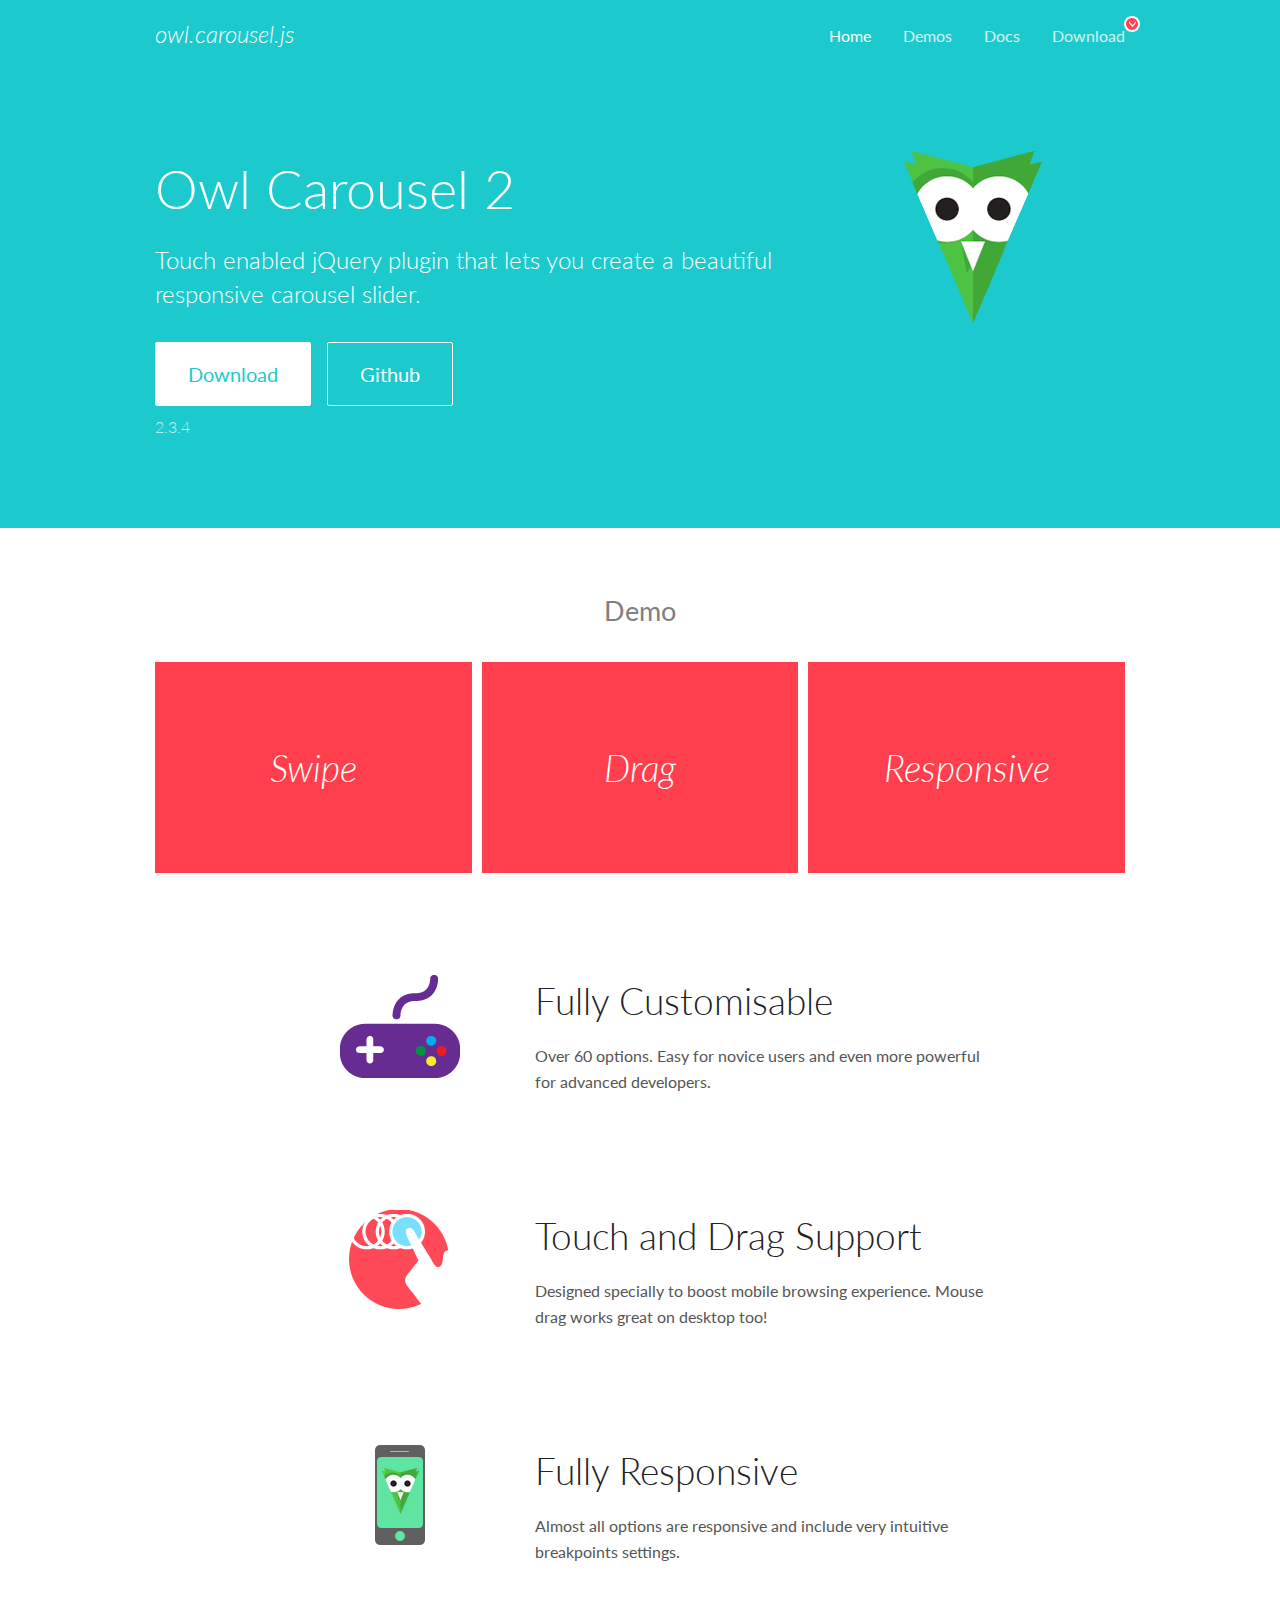
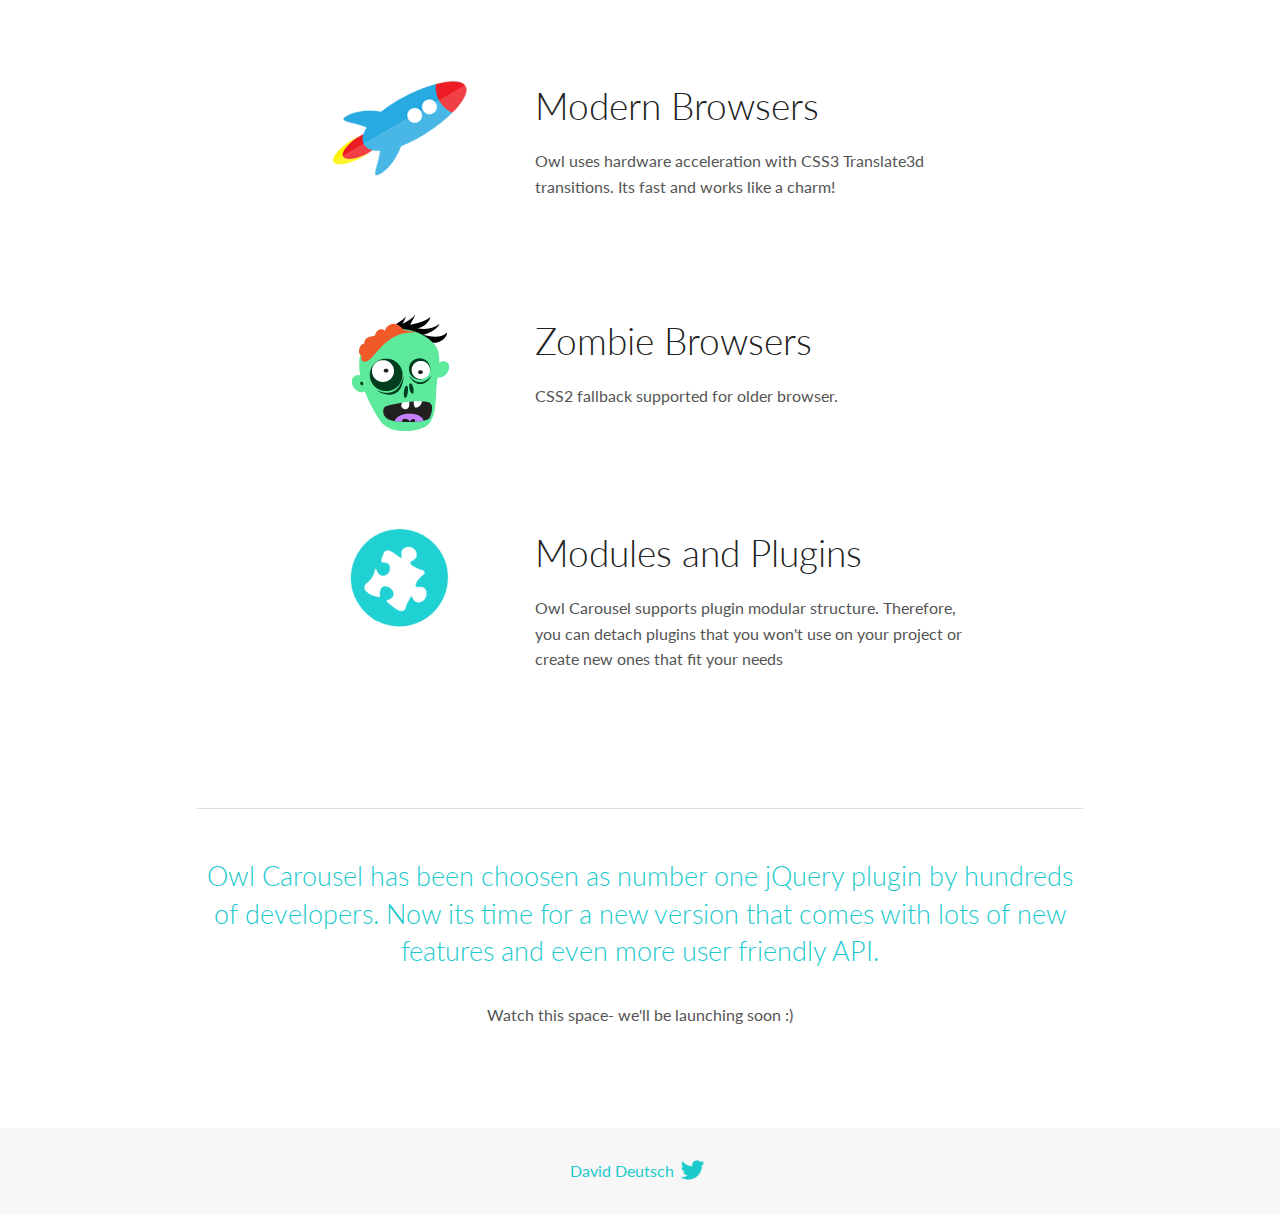
<file: Assets/Vendors/OwlCarousel2-2.3.4/docs/index.html>
<!DOCTYPE html>
<html lang="en">
  <head>

    <!-- head -->
    <meta charset="utf-8">
    <meta name="msapplication-tap-highlight" content="no" />
    <meta name="viewport" content="width=device-width, initial-scale=1.0" />
    <meta name="description" content="Touch enabled jQuery plugin that lets you create beautiful responsive carousel slider.">
    <meta name="author" content="David Deutsch">
    <title>
      Home | Owl Carousel | 2.3.4
    </title>

    <!-- Stylesheets -->
    <link href='https://fonts.googleapis.com/css?family=Lato:300,400,700,400italic,300italic' rel='stylesheet' type='text/css'>
    <link rel="stylesheet" href="assets/css/docs.theme.min.css">

    <!-- Owl Stylesheets -->
    <link rel="stylesheet" href="assets/owlcarousel/assets/owl.carousel.min.css">
    <link rel="stylesheet" href="assets/owlcarousel/assets/owl.theme.default.min.css">

    <!-- HTML5 shim and Respond.js IE8 support of HTML5 elements and media queries -->

    <!--[if lt IE 9]>
      <script src="https://oss.maxcdn.com/libs/html5shiv/3.7.0/html5shiv.js"></script>
      <script src="https://oss.maxcdn.com/libs/respond.js/1.3.0/respond.min.js"></script>
    <![endif]-->

    <!-- Favicons -->
    <link rel="apple-touch-icon-precomposed" sizes="144x144" href="assets/ico/apple-touch-icon-144-precomposed.png">
    <link rel="shortcut icon" href="assets/ico/favicon.png">
    <link rel="shortcut icon" href="favicon.ico">

    <!-- Yeah i know js should not be in header. Its required for demos.-->

    <!-- javascript -->
    <script src="assets/vendors/jquery.min.js"></script>
    <script src="assets/owlcarousel/owl.carousel.js"></script>
  </head>
  <body>

    <!-- header -->
    <header class="header">
      <div class="row">
        <div class="large-12 columns">
          <div class="brand left">
            <h3>
              <a href="/OwlCarousel2/">owl.carousel.js</a> 
            </h3>
          </div>
          <a id="toggle-nav" class="right">
            <span></span> <span></span> <span></span> 
          </a> 
          <div class="nav-bar">
            <ul class="clearfix">
              <li class="active">
                <a href="/OwlCarousel2/index.html">Home</a> 
              </li>
              <li> <a href="/OwlCarousel2/demos/demos.html">Demos</a>  </li>
              <li> <a href="/OwlCarousel2/docs/started-welcome.html">Docs</a>  </li>
              <li>
                <a href="https://github.com/OwlCarousel2/OwlCarousel2/archive/2.3.4.zip">Download</a> 
                <span class="download"></span> 
              </li>
            </ul>
          </div>
        </div>
      </div>
    </header>

    <!-- home panel -->
    <section id="hero">
      <div class="row">
        <div class="large-8 medium-8 columns">
          <h1>Owl Carousel 2</h1>
          <h4>Touch enabled jQuery plugin that lets you create a beautiful responsive carousel slider.</h4>
          <a href="https://github.com/OwlCarousel2/OwlCarousel2/archive/2.3.4.zip" class="hero-button">Download</a> 
          <a href="https://github.com/OwlCarousel2/OwlCarousel2" class="hero-button outline">Github</a> 
          <p>2.3.4</p>
        </div>
        <div class="large-4 medium-4 columns">
          <img class="owl-logo" src="assets/img/owl-logo.png" alt="mr. Owl">
        </div>
      </div>
    </section>

    <!-- body -->
    <div class="home-demo">
      <div class="row">
        <div class="large-12 columns">
          <h3>Demo</h3>
          <div class="owl-carousel">
            <div class="item">
              <h2>Swipe</h2>
            </div>
            <div class="item">
              <h2>Drag</h2>
            </div>
            <div class="item">
              <h2>Responsive</h2>
            </div>
            <div class="item">
              <h2>CSS3</h2>
            </div>
            <div class="item">
              <h2>Fast</h2>
            </div>
            <div class="item">
              <h2>Easy</h2>
            </div>
            <div class="item">
              <h2>Free</h2>
            </div>
            <div class="item">
              <h2>Upgradable</h2>
            </div>
            <div class="item">
              <h2>Tons of options</h2>
            </div>
            <div class="item">
              <h2>Infinity</h2>
            </div>
            <div class="item">
              <h2>Auto Width</h2>
            </div>
          </div>
        </div>
      </div>
    </div>
    <script>
      var owl = $('.owl-carousel');
      owl.owlCarousel({
        margin: 10,
        loop: true,
        responsive: {
          0: {
            items: 1
          },
          600: {
            items: 2
          },
          1000: {
            items: 3
          }
        }
      })
    </script>

    <!-- features -->
    <div id="features">
      <div class="row">
        <div class="small-12 medium-9 small-centered columns">
          <section class="row feature">
            <div class="medium-4 small-12 columns">
              <img src="assets/img/feature-options.png" alt="">
            </div>
            <div class="medium-8 small-12 columns">
              <h2>Fully Customisable</h2>
              <p>Over 60 options. Easy for novice users and even more powerful for advanced developers.</p>
            </div>
          </section>
          <section class="row feature">
            <div class="medium-4 small-12 columns">
              <img src="assets/img/feature-drag.png" alt="">
            </div>
            <div class="medium-8 small-12 columns">
              <h2>Touch and Drag Support</h2>
              <p>Designed specially to boost mobile browsing experience. Mouse drag works great on desktop too!</p>
            </div>
          </section>
          <section class="row feature">
            <div class="medium-4 small-12 columns">
              <img src="assets/img/feature-responsive.png" alt="">
            </div>
            <div class="medium-8 small-12 columns">
              <h2>Fully Responsive</h2>
              <p>Almost all options are responsive and include very intuitive breakpoints settings.</p>
            </div>
          </section>
          <section class="row feature">
            <div class="medium-4 small-12 columns">
              <img src="assets/img/feature-modern.png" alt="">
            </div>
            <div class="medium-8 small-12 columns">
              <h2>Modern Browsers</h2>
              <p>Owl uses hardware acceleration with CSS3 Translate3d transitions. Its fast and works like a charm! </p>
            </div>
          </section>
          <section class="row feature">
            <div class="medium-4 small-12 columns">
              <img src="assets/img/feature-zombie.png" alt="">
            </div>
            <div class="medium-8 small-12 columns">
              <h2>Zombie Browsers</h2>
              <p>CSS2 fallback supported for older browser.</p>
            </div>
          </section>
          <section class="row feature">
            <div class="medium-4 small-12 columns">
              <img src="assets/img/feature-module.png" alt="">
            </div>
            <div class="medium-8 small-12 columns">
              <h2>Modules and Plugins</h2>
              <p>Owl Carousel supports plugin modular structure. Therefore, you can detach plugins that you won&#x27;t use on your project or create new ones that fit your needs</p>
            </div>
          </section>
        </div>
      </div>
    </div>

    <!-- footer -->
    <section id="teaser-text">
      <div class="row">
        <div class="small-12 medium-11 small-centered columns">
          <hr>
          <h3 id="owl-carousel-has-been-choosen-as-number-one-jquery-plugin-by-hundreds-of-developers-now-its-time-for-a-new-version-that-comes-with-lots-of-new-features-and-even-more-user-friendly-api-">Owl Carousel has been choosen as number one jQuery plugin by hundreds of developers. Now its time for a new version that comes with lots of new features and even more user friendly API.</h3>
          <p>Watch this space- we&#39;ll be launching soon :)</p>
        </div>
      </div>
    </section>

    <!-- footer -->
    <footer class="footer">
      <div class="row">
        <div class="large-12 columns">
          <h5>
            <a href="/OwlCarousel2/docs/support-contact.html">David Deutsch</a> 
            <a id="custom-tweet-button" href="https://twitter.com/share?url=https://github.com/OwlCarousel2/OwlCarousel2&text=Owl Carousel - This is so awesome! " target="_blank"></a> 
          </h5>
        </div>
      </div>
    </footer>

    <!-- vendors -->
    <script src="assets/vendors/highlight.js"></script>
    <script src="assets/js/app.js"></script>
  </body>
</html>
</file>
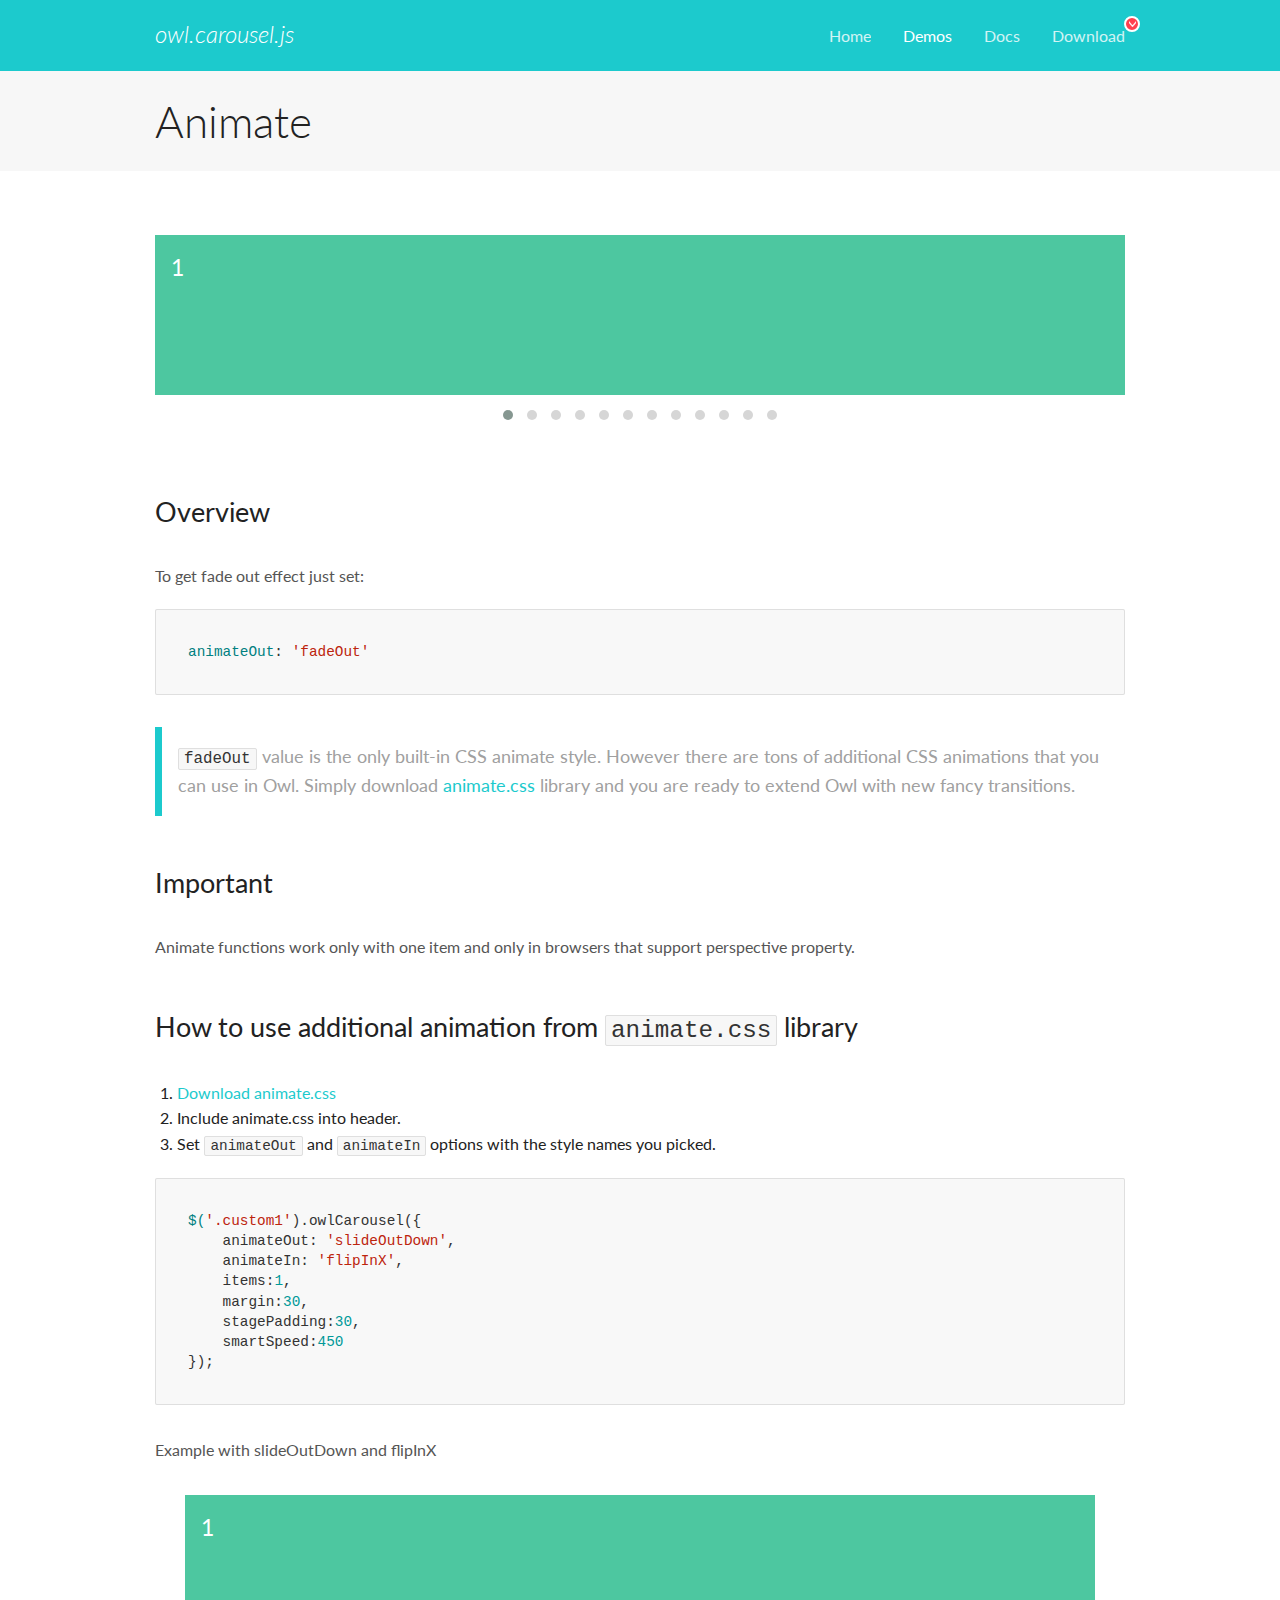
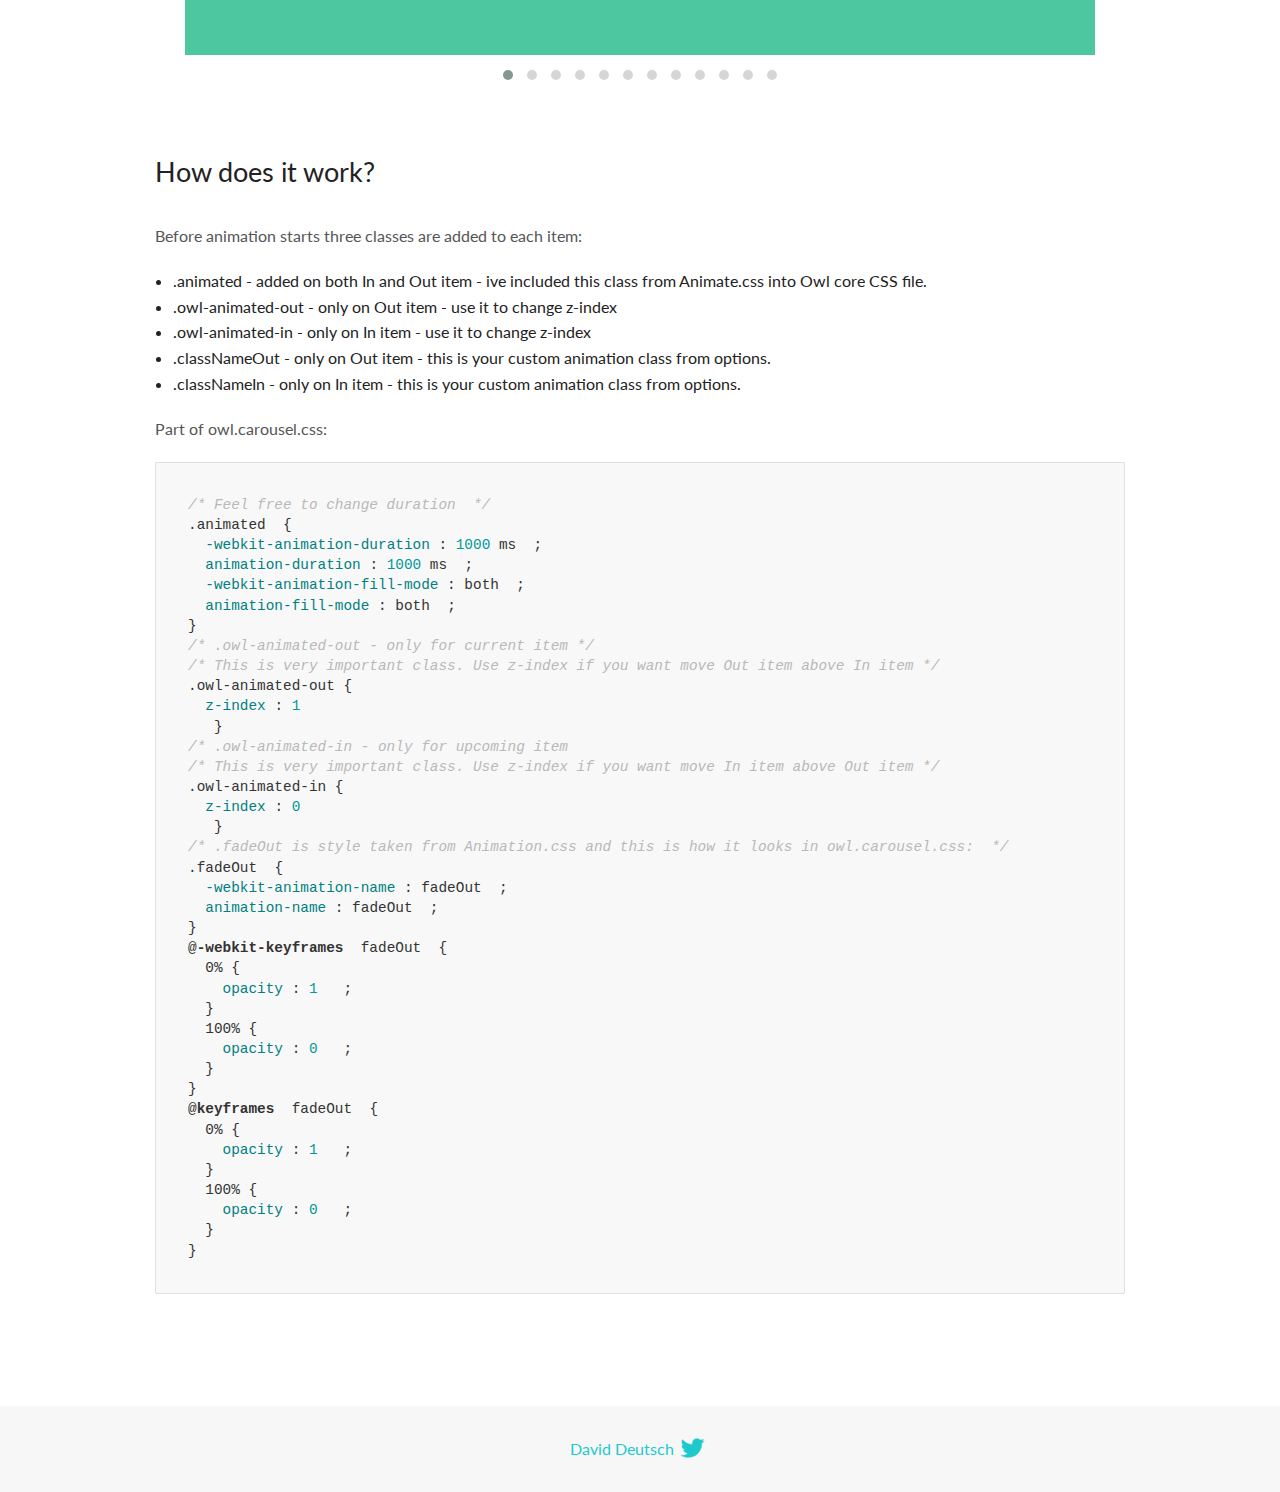
<file: Assets/Vendors/OwlCarousel2-2.3.4/docs/demos/animate.html>
<!DOCTYPE html>
<html lang="en">
  <head>

    <!-- head -->
    <meta charset="utf-8">
    <meta name="msapplication-tap-highlight" content="no" />
    <meta name="viewport" content="width=device-width, initial-scale=1.0" />
    <meta name="description" content="Animate carousel">
    <meta name="author" content="David Deutsch">
    <title>
      Animate Demo | Owl Carousel | 2.3.4
    </title>

    <!-- Stylesheets -->
    <link href='https://fonts.googleapis.com/css?family=Lato:300,400,700,400italic,300italic' rel='stylesheet' type='text/css'>
    <link rel="stylesheet" href="../assets/css/docs.theme.min.css">

    <!-- Owl Stylesheets -->
    <link rel="stylesheet" href="../assets/owlcarousel/assets/owl.carousel.min.css">
    <link rel="stylesheet" href="../assets/owlcarousel/assets/owl.theme.default.min.css">

    <!-- HTML5 shim and Respond.js IE8 support of HTML5 elements and media queries -->

    <!--[if lt IE 9]>
      <script src="https://oss.maxcdn.com/libs/html5shiv/3.7.0/html5shiv.js"></script>
      <script src="https://oss.maxcdn.com/libs/respond.js/1.3.0/respond.min.js"></script>
    <![endif]-->

    <!-- Favicons -->
    <link rel="apple-touch-icon-precomposed" sizes="144x144" href="../assets/ico/apple-touch-icon-144-precomposed.png">
    <link rel="shortcut icon" href="../assets/ico/favicon.png">
    <link rel="shortcut icon" href="favicon.ico">

    <!-- Yeah i know js should not be in header. Its required for demos.-->

    <!-- javascript -->
    <script src="../assets/vendors/jquery.min.js"></script>
    <script src="../assets/owlcarousel/owl.carousel.js"></script>
  </head>
  <body>

    <!-- header -->
    <header class="header">
      <div class="row">
        <div class="large-12 columns">
          <div class="brand left">
            <h3>
              <a href="/OwlCarousel2/">owl.carousel.js</a> 
            </h3>
          </div>
          <a id="toggle-nav" class="right">
            <span></span> <span></span> <span></span> 
          </a> 
          <div class="nav-bar">
            <ul class="clearfix">
              <li> <a href="/OwlCarousel2/index.html">Home</a>  </li>
              <li class="active">
                <a href="/OwlCarousel2/demos/demos.html">Demos</a> 
              </li>
              <li> <a href="/OwlCarousel2/docs/started-welcome.html">Docs</a>  </li>
              <li>
                <a href="https://github.com/OwlCarousel2/OwlCarousel2/archive/2.3.4.zip">Download</a> 
                <span class="download"></span> 
              </li>
            </ul>
          </div>
        </div>
      </div>
    </header>

    <!-- title -->
    <section class="title">
      <div class="row">
        <div class="large-12 columns">
          <h1>Animate</h1>
        </div>
      </div>
    </section>

    <!--  Demos -->
    <section id="demos">
      <div class="row">
        <div class="large-12 columns">
          <div class="fadeOut owl-carousel owl-theme">
            <div class="item">
              <h4>1</h4>
            </div>
            <div class="item">
              <h4>2</h4>
            </div>
            <div class="item">
              <h4>3</h4>
            </div>
            <div class="item">
              <h4>4</h4>
            </div>
            <div class="item">
              <h4>5</h4>
            </div>
            <div class="item">
              <h4>6</h4>
            </div>
            <div class="item">
              <h4>7</h4>
            </div>
            <div class="item">
              <h4>8</h4>
            </div>
            <div class="item">
              <h4>9</h4>
            </div>
            <div class="item">
              <h4>10</h4>
            </div>
            <div class="item">
              <h4>11</h4>
            </div>
            <div class="item">
              <h4>12</h4>
            </div>
          </div>
          <h3 id="overview">Overview</h3>
          <p>To get fade out effect just set:</p>
          <pre><code>animateOut: &#39;fadeOut&#39;</code></pre>
          <blockquote>
            <p><code>fadeOut</code> value is the only built-in CSS animate style. However there are tons of additional CSS animations that you can use in Owl. Simply download
              <a href="https://daneden.github.io/animate.css/">animate.css</a>  library and you are ready to extend Owl with new fancy transitions.</p>
          </blockquote>
          <h3 id="important">Important</h3>
          <p>Animate functions work only with one item and only in browsers that support perspective property.</p>
          <h3 id="how-to-use-additional-animation-from-animate-css-library">How to use additional animation from <code>animate.css</code> library</h3>
          <ol>
            <li> <a href="https://daneden.github.io/animate.css/">Download animate.css</a>  </li>
            <li>Include animate.css into header.</li>
            <li>Set <code>animateOut</code> and <code>animateIn</code> options with the style names you picked.</li>
          </ol>
          <pre><code>$(&#39;.custom1&#39;).owlCarousel({
    animateOut: &#39;slideOutDown&#39;,
    animateIn: &#39;flipInX&#39;,
    items:1,
    margin:30,
    stagePadding:30,
    smartSpeed:450
});</code></pre>
          <p>Example with slideOutDown and flipInX</p>
          <div class="custom1 owl-carousel owl-theme">
            <div class="item">
              <h4>1</h4>
            </div>
            <div class="item">
              <h4>2</h4>
            </div>
            <div class="item">
              <h4>3</h4>
            </div>
            <div class="item">
              <h4>4</h4>
            </div>
            <div class="item">
              <h4>5</h4>
            </div>
            <div class="item">
              <h4>6</h4>
            </div>
            <div class="item">
              <h4>7</h4>
            </div>
            <div class="item">
              <h4>8</h4>
            </div>
            <div class="item">
              <h4>9</h4>
            </div>
            <div class="item">
              <h4>10</h4>
            </div>
            <div class="item">
              <h4>11</h4>
            </div>
            <div class="item">
              <h4>12</h4>
            </div>
          </div>
          <h3 id="how-does-it-work-">How does it work?</h3>
          <p>Before animation starts three classes are added to each item:</p>
          <ul>
            <li>.animated - added on both In and Out item - ive included this class from Animate.css into Owl core CSS file.</li>
            <li>.owl-animated-out - only on Out item - use it to change z-index</li>
            <li>.owl-animated-in - only on In item - use it to change z-index</li>
            <li>.classNameOut - only on Out item - this is your custom animation class from options.</li>
            <li>.classNameIn - only on In item - this is your custom animation class from options.</li>
          </ul>
          <p>Part of owl.carousel.css:</p>
          <pre><code class="language-css"><span class="comment">/* Feel free to change duration  */</span> 
<span class="class">.animated</span>  <span class="rules">{
  <span class="rule"><span class="attribute">-webkit-animation-duration</span> :<span class="value"> <span class="number">1000</span> ms</span> </span> ;
  <span class="rule"><span class="attribute">animation-duration</span> :<span class="value"> <span class="number">1000</span> ms</span> </span> ;
  <span class="rule"><span class="attribute">-webkit-animation-fill-mode</span> :<span class="value"> both</span> </span> ;
  <span class="rule"><span class="attribute">animation-fill-mode</span> :<span class="value"> both</span> </span> ;
<span class="rule">}</span> </span> 
<span class="comment">/* .owl-animated-out - only for current item */</span> 
<span class="comment">/* This is very important class. Use z-index if you want move Out item above In item */</span> 
<span class="class">.owl-animated-out</span> <span class="rules">{
  <span class="rule"><span class="attribute">z-index</span> :<span class="value"> <span class="number">1</span> 
</span> </span> </span> }
<span class="comment">/* .owl-animated-in - only for upcoming item
/* This is very important class. Use z-index if you want move In item above Out item */</span> 
<span class="class">.owl-animated-in</span> <span class="rules">{
  <span class="rule"><span class="attribute">z-index</span> :<span class="value"> <span class="number">0</span> 
</span> </span> </span> }
<span class="comment">/* .fadeOut is style taken from Animation.css and this is how it looks in owl.carousel.css:  */</span> 
<span class="class">.fadeOut</span>  <span class="rules">{
  <span class="rule"><span class="attribute">-webkit-animation-name</span> :<span class="value"> fadeOut</span> </span> ;
  <span class="rule"><span class="attribute">animation-name</span> :<span class="value"> fadeOut</span> </span> ;
<span class="rule">}</span> </span> 
<span class="at_rule">@<span class="keyword">-webkit-keyframes</span>  fadeOut </span> {
  0% <span class="rules">{
    <span class="rule"><span class="attribute">opacity</span> :<span class="value"> <span class="number">1</span> </span> </span> ;
  <span class="rule">}</span> </span> 
  100% <span class="rules">{
    <span class="rule"><span class="attribute">opacity</span> :<span class="value"> <span class="number">0</span> </span> </span> ;
  <span class="rule">}</span> </span> 
}
<span class="at_rule">@<span class="keyword">keyframes</span>  fadeOut </span> {
  0% <span class="rules">{
    <span class="rule"><span class="attribute">opacity</span> :<span class="value"> <span class="number">1</span> </span> </span> ;
  <span class="rule">}</span> </span> 
  100% <span class="rules">{
    <span class="rule"><span class="attribute">opacity</span> :<span class="value"> <span class="number">0</span> </span> </span> ;
  <span class="rule">}</span> </span> 
}</code></pre>
          <link rel="stylesheet" href="../assets/css/animate.css">
          <script>
            jQuery(document).ready(function($) {
              $('.fadeOut').owlCarousel({
                items: 1,
                animateOut: 'fadeOut',
                loop: true,
                margin: 10,
              });
              $('.custom1').owlCarousel({
                animateOut: 'slideOutDown',
                animateIn: 'flipInX',
                items: 1,
                margin: 30,
                stagePadding: 30,
                smartSpeed: 450
              });
            });
          </script>
        </div>
      </div>
    </section>

    <!-- footer -->
    <footer class="footer">
      <div class="row">
        <div class="large-12 columns">
          <h5>
            <a href="/OwlCarousel2/docs/support-contact.html">David Deutsch</a> 
            <a id="custom-tweet-button" href="https://twitter.com/share?url=https://github.com/OwlCarousel2/OwlCarousel2&text=Owl Carousel - This is so awesome! " target="_blank"></a> 
          </h5>
        </div>
      </div>
    </footer>

    <!-- vendors -->
    <script src="../assets/vendors/highlight.js"></script>
    <script src="../assets/js/app.js"></script>
  </body>
</html>
</file>
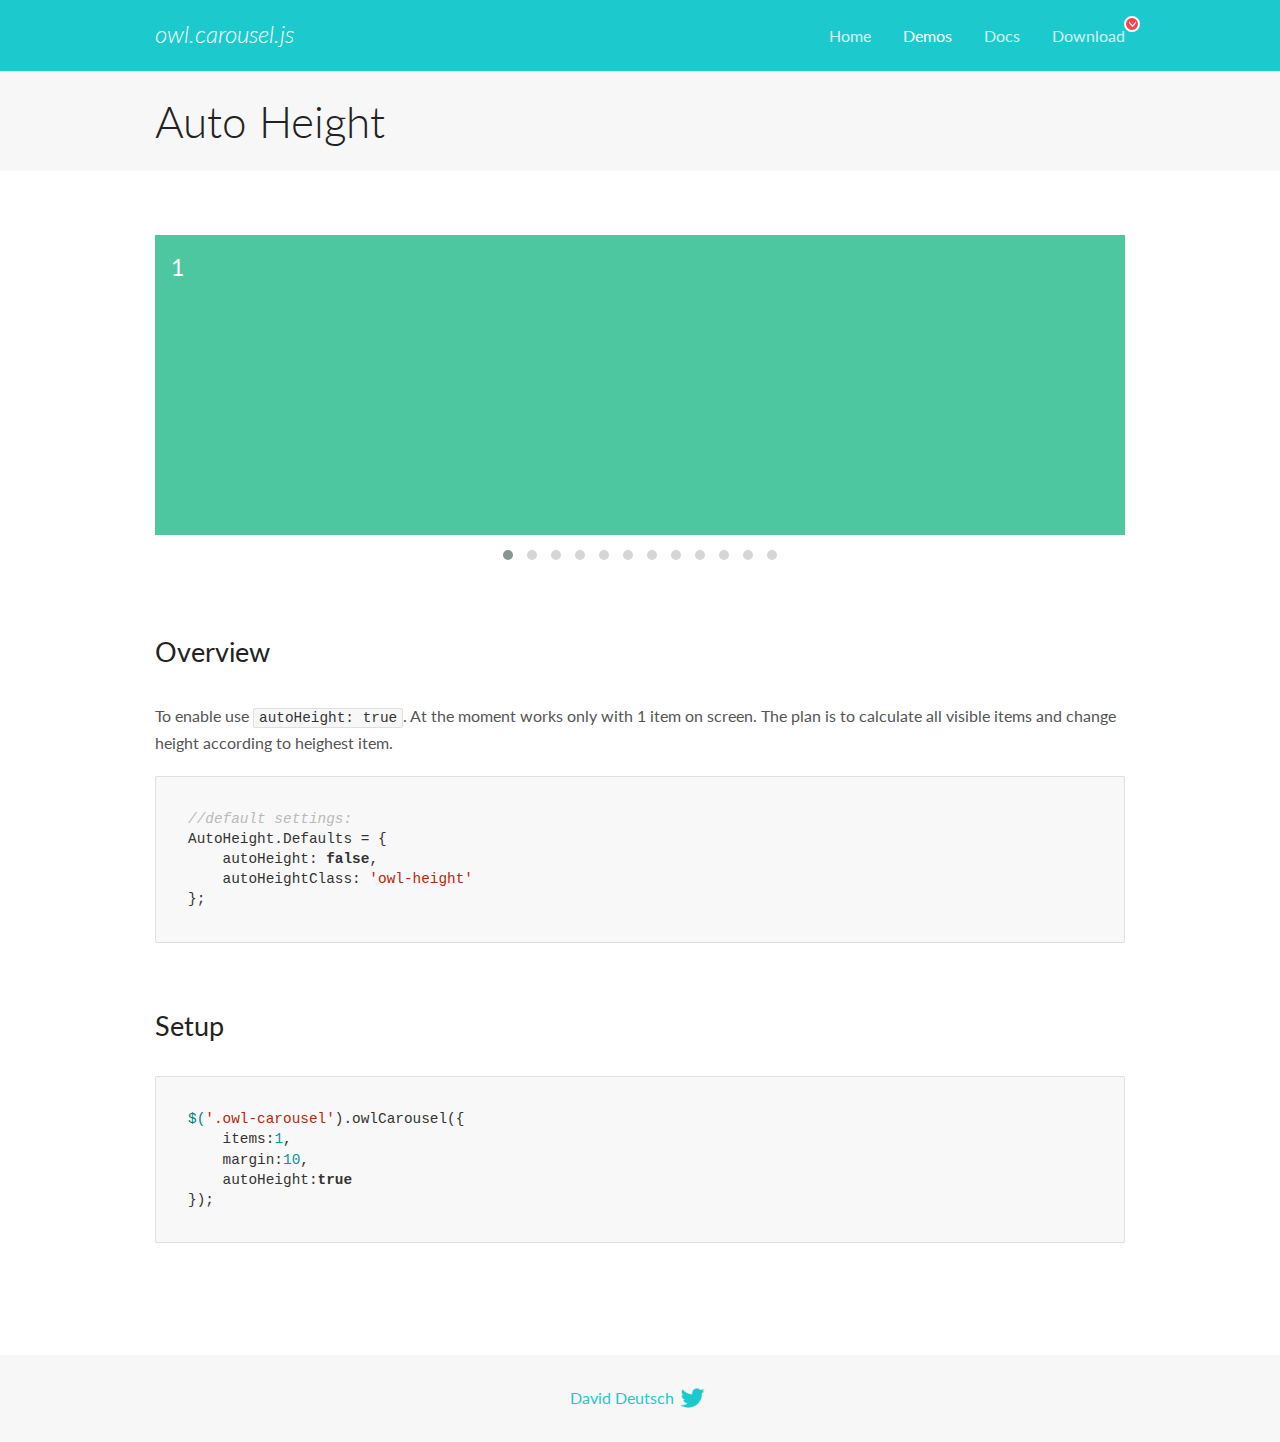
<file: Assets/Vendors/OwlCarousel2-2.3.4/docs/demos/autoheight.html>
<!DOCTYPE html>
<html lang="en">
  <head>

    <!-- head -->
    <meta charset="utf-8">
    <meta name="msapplication-tap-highlight" content="no" />
    <meta name="viewport" content="width=device-width, initial-scale=1.0" />
    <meta name="description" content="autoHeight usage demo">
    <meta name="author" content="David Deutsch">
    <title>
      Auto Height Demo | Owl Carousel | 2.3.4
    </title>

    <!-- Stylesheets -->
    <link href='https://fonts.googleapis.com/css?family=Lato:300,400,700,400italic,300italic' rel='stylesheet' type='text/css'>
    <link rel="stylesheet" href="../assets/css/docs.theme.min.css">

    <!-- Owl Stylesheets -->
    <link rel="stylesheet" href="../assets/owlcarousel/assets/owl.carousel.min.css">
    <link rel="stylesheet" href="../assets/owlcarousel/assets/owl.theme.default.min.css">

    <!-- HTML5 shim and Respond.js IE8 support of HTML5 elements and media queries -->

    <!--[if lt IE 9]>
      <script src="https://oss.maxcdn.com/libs/html5shiv/3.7.0/html5shiv.js"></script>
      <script src="https://oss.maxcdn.com/libs/respond.js/1.3.0/respond.min.js"></script>
    <![endif]-->

    <!-- Favicons -->
    <link rel="apple-touch-icon-precomposed" sizes="144x144" href="../assets/ico/apple-touch-icon-144-precomposed.png">
    <link rel="shortcut icon" href="../assets/ico/favicon.png">
    <link rel="shortcut icon" href="favicon.ico">

    <!-- Yeah i know js should not be in header. Its required for demos.-->

    <!-- javascript -->
    <script src="../assets/vendors/jquery.min.js"></script>
    <script src="../assets/owlcarousel/owl.carousel.js"></script>
  </head>
  <body>

    <!-- header -->
    <header class="header">
      <div class="row">
        <div class="large-12 columns">
          <div class="brand left">
            <h3>
              <a href="/OwlCarousel2/">owl.carousel.js</a> 
            </h3>
          </div>
          <a id="toggle-nav" class="right">
            <span></span> <span></span> <span></span> 
          </a> 
          <div class="nav-bar">
            <ul class="clearfix">
              <li> <a href="/OwlCarousel2/index.html">Home</a>  </li>
              <li class="active">
                <a href="/OwlCarousel2/demos/demos.html">Demos</a> 
              </li>
              <li> <a href="/OwlCarousel2/docs/started-welcome.html">Docs</a>  </li>
              <li>
                <a href="https://github.com/OwlCarousel2/OwlCarousel2/archive/2.3.4.zip">Download</a> 
                <span class="download"></span> 
              </li>
            </ul>
          </div>
        </div>
      </div>
    </header>

    <!-- title -->
    <section class="title">
      <div class="row">
        <div class="large-12 columns">
          <h1>Auto Height</h1>
        </div>
      </div>
    </section>

    <!--  Demos -->
    <section id="demos">
      <div class="row">
        <div class="large-12 columns">
          <div class="owl-carousel owl-theme">
            <div class="item" style="height:300px">
              <h4>1</h4>
            </div>
            <div class="item" style="height:100px">
              <h4>2</h4>
            </div>
            <div class="item" style="height:500px">
              <h4>3</h4>
            </div>
            <div class="item" style="height:250px">
              <h4>4</h4>
            </div>
            <div class="item" style="height:400px">
              <h4>5</h4>
            </div>
            <div class="item" style="height:500px">
              <h4>6</h4>
            </div>
            <div class="item" style="height:600px">
              <h4>7</h4>
            </div>
            <div class="item" style="height:400px">
              <h4>8</h4>
            </div>
            <div class="item" style="height:300px">
              <h4>9</h4>
            </div>
            <div class="item" style="height:350px">
              <h4>10</h4>
            </div>
            <div class="item" style="height:200px">
              <h4>11</h4>
            </div>
            <div class="item" style="height:150px">
              <h4>12</h4>
            </div>
          </div>
          <h3 id="overview">Overview</h3>
          <p>To enable use <code>autoHeight: true</code>. At the moment works only with 1 item on screen. The plan is to calculate all visible items and change height according to heighest item.</p>
          <pre><code>//default settings:
AutoHeight.Defaults = {
    autoHeight: false,
    autoHeightClass: &#39;owl-height&#39;
};</code></pre>
          <h3 id="setup">Setup</h3>
          <pre><code>$(&#39;.owl-carousel&#39;).owlCarousel({
    items:1,
    margin:10,
    autoHeight:true
});</code></pre>
          <script>
            $(document).ready(function() {
              $('.owl-carousel').owlCarousel({
                items: 1,
                margin: 10,
                autoHeight: true
              });
            })
          </script>
        </div>
      </div>
    </section>

    <!-- footer -->
    <footer class="footer">
      <div class="row">
        <div class="large-12 columns">
          <h5>
            <a href="/OwlCarousel2/docs/support-contact.html">David Deutsch</a> 
            <a id="custom-tweet-button" href="https://twitter.com/share?url=https://github.com/OwlCarousel2/OwlCarousel2&text=Owl Carousel - This is so awesome! " target="_blank"></a> 
          </h5>
        </div>
      </div>
    </footer>

    <!-- vendors -->
    <script src="../assets/vendors/highlight.js"></script>
    <script src="../assets/js/app.js"></script>
  </body>
</html>
</file>
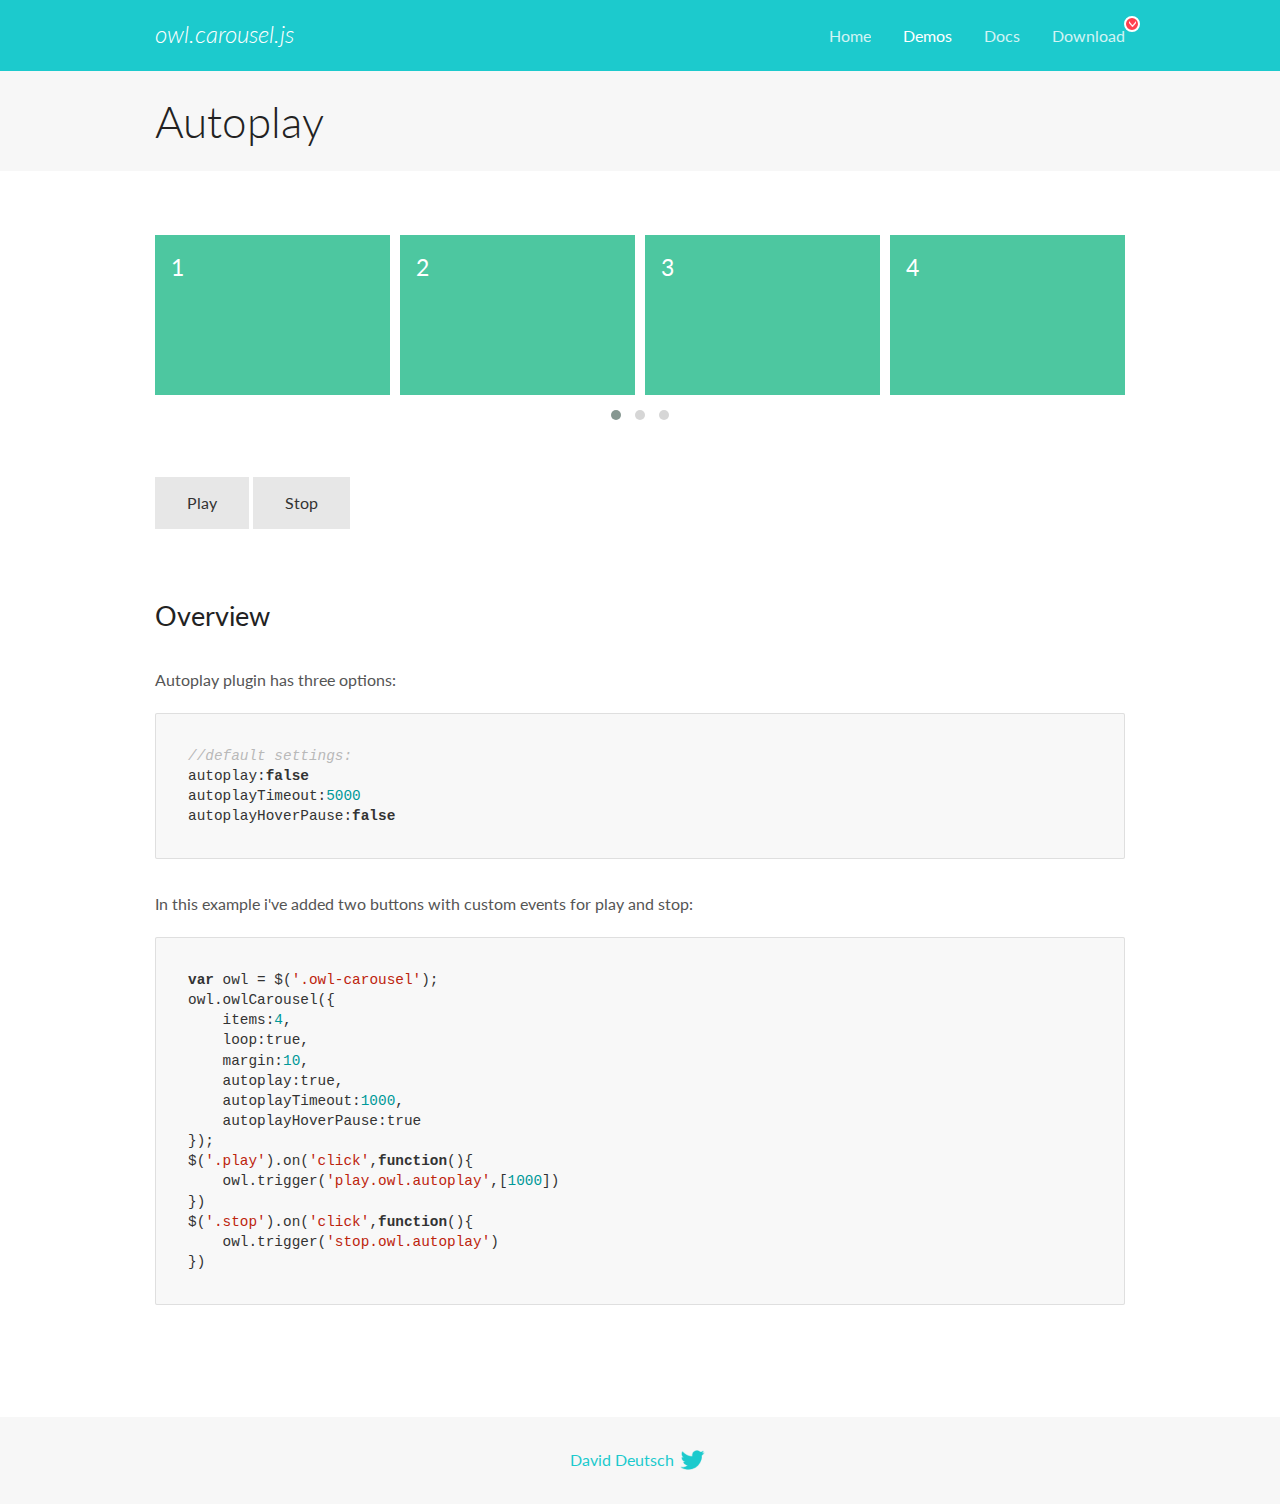
<file: Assets/Vendors/OwlCarousel2-2.3.4/docs/demos/autoplay.html>
<!DOCTYPE html>
<html lang="en">
  <head>

    <!-- head -->
    <meta charset="utf-8">
    <meta name="msapplication-tap-highlight" content="no" />
    <meta name="viewport" content="width=device-width, initial-scale=1.0" />
    <meta name="description" content="Autoplay usage demo">
    <meta name="author" content="David Deutsch">
    <title>
      Autoplay Demo | Owl Carousel | 2.3.4
    </title>

    <!-- Stylesheets -->
    <link href='https://fonts.googleapis.com/css?family=Lato:300,400,700,400italic,300italic' rel='stylesheet' type='text/css'>
    <link rel="stylesheet" href="../assets/css/docs.theme.min.css">

    <!-- Owl Stylesheets -->
    <link rel="stylesheet" href="../assets/owlcarousel/assets/owl.carousel.min.css">
    <link rel="stylesheet" href="../assets/owlcarousel/assets/owl.theme.default.min.css">

    <!-- HTML5 shim and Respond.js IE8 support of HTML5 elements and media queries -->

    <!--[if lt IE 9]>
      <script src="https://oss.maxcdn.com/libs/html5shiv/3.7.0/html5shiv.js"></script>
      <script src="https://oss.maxcdn.com/libs/respond.js/1.3.0/respond.min.js"></script>
    <![endif]-->

    <!-- Favicons -->
    <link rel="apple-touch-icon-precomposed" sizes="144x144" href="../assets/ico/apple-touch-icon-144-precomposed.png">
    <link rel="shortcut icon" href="../assets/ico/favicon.png">
    <link rel="shortcut icon" href="favicon.ico">

    <!-- Yeah i know js should not be in header. Its required for demos.-->

    <!-- javascript -->
    <script src="../assets/vendors/jquery.min.js"></script>
    <script src="../assets/owlcarousel/owl.carousel.js"></script>
  </head>
  <body>

    <!-- header -->
    <header class="header">
      <div class="row">
        <div class="large-12 columns">
          <div class="brand left">
            <h3>
              <a href="/OwlCarousel2/">owl.carousel.js</a> 
            </h3>
          </div>
          <a id="toggle-nav" class="right">
            <span></span> <span></span> <span></span> 
          </a> 
          <div class="nav-bar">
            <ul class="clearfix">
              <li> <a href="/OwlCarousel2/index.html">Home</a>  </li>
              <li class="active">
                <a href="/OwlCarousel2/demos/demos.html">Demos</a> 
              </li>
              <li> <a href="/OwlCarousel2/docs/started-welcome.html">Docs</a>  </li>
              <li>
                <a href="https://github.com/OwlCarousel2/OwlCarousel2/archive/2.3.4.zip">Download</a> 
                <span class="download"></span> 
              </li>
            </ul>
          </div>
        </div>
      </div>
    </header>

    <!-- title -->
    <section class="title">
      <div class="row">
        <div class="large-12 columns">
          <h1>Autoplay</h1>
        </div>
      </div>
    </section>

    <!--  Demos -->
    <section id="demos">
      <div class="row">
        <div class="large-12 columns">
          <div class="owl-carousel owl-theme">
            <div class="item">
              <h4>1</h4>
            </div>
            <div class="item">
              <h4>2</h4>
            </div>
            <div class="item">
              <h4>3</h4>
            </div>
            <div class="item">
              <h4>4</h4>
            </div>
            <div class="item">
              <h4>5</h4>
            </div>
            <div class="item">
              <h4>6</h4>
            </div>
            <div class="item">
              <h4>7</h4>
            </div>
            <div class="item">
              <h4>8</h4>
            </div>
            <div class="item">
              <h4>9</h4>
            </div>
            <div class="item">
              <h4>10</h4>
            </div>
            <div class="item">
              <h4>11</h4>
            </div>
            <div class="item">
              <h4>12</h4>
            </div>
          </div>
          <a class="button secondary play">Play</a> 
          <a class="button secondary stop">Stop</a> 
          <h3 id="overview">Overview</h3>
          <p>Autoplay plugin has three options:</p>
          <pre><code>//default settings:
autoplay:false
autoplayTimeout:5000
autoplayHoverPause:false</code></pre>
          <p>In this example i&#39;ve added two buttons with custom events for play and stop:</p>
          <pre><code>var owl = $(&#39;.owl-carousel&#39;);
owl.owlCarousel({
    items:4,
    loop:true,
    margin:10,
    autoplay:true,
    autoplayTimeout:1000,
    autoplayHoverPause:true
});
$(&#39;.play&#39;).on(&#39;click&#39;,function(){
    owl.trigger(&#39;play.owl.autoplay&#39;,[1000])
})
$(&#39;.stop&#39;).on(&#39;click&#39;,function(){
    owl.trigger(&#39;stop.owl.autoplay&#39;)
})</code></pre>
          <script>
            $(document).ready(function() {
              var owl = $('.owl-carousel');
              owl.owlCarousel({
                items: 4,
                loop: true,
                margin: 10,
                autoplay: true,
                autoplayTimeout: 1000,
                autoplayHoverPause: true
              });
              $('.play').on('click', function() {
                owl.trigger('play.owl.autoplay', [1000])
              })
              $('.stop').on('click', function() {
                owl.trigger('stop.owl.autoplay')
              })
            })
          </script>
        </div>
      </div>
    </section>

    <!-- footer -->
    <footer class="footer">
      <div class="row">
        <div class="large-12 columns">
          <h5>
            <a href="/OwlCarousel2/docs/support-contact.html">David Deutsch</a> 
            <a id="custom-tweet-button" href="https://twitter.com/share?url=https://github.com/OwlCarousel2/OwlCarousel2&text=Owl Carousel - This is so awesome! " target="_blank"></a> 
          </h5>
        </div>
      </div>
    </footer>

    <!-- vendors -->
    <script src="../assets/vendors/highlight.js"></script>
    <script src="../assets/js/app.js"></script>
  </body>
</html>
</file>
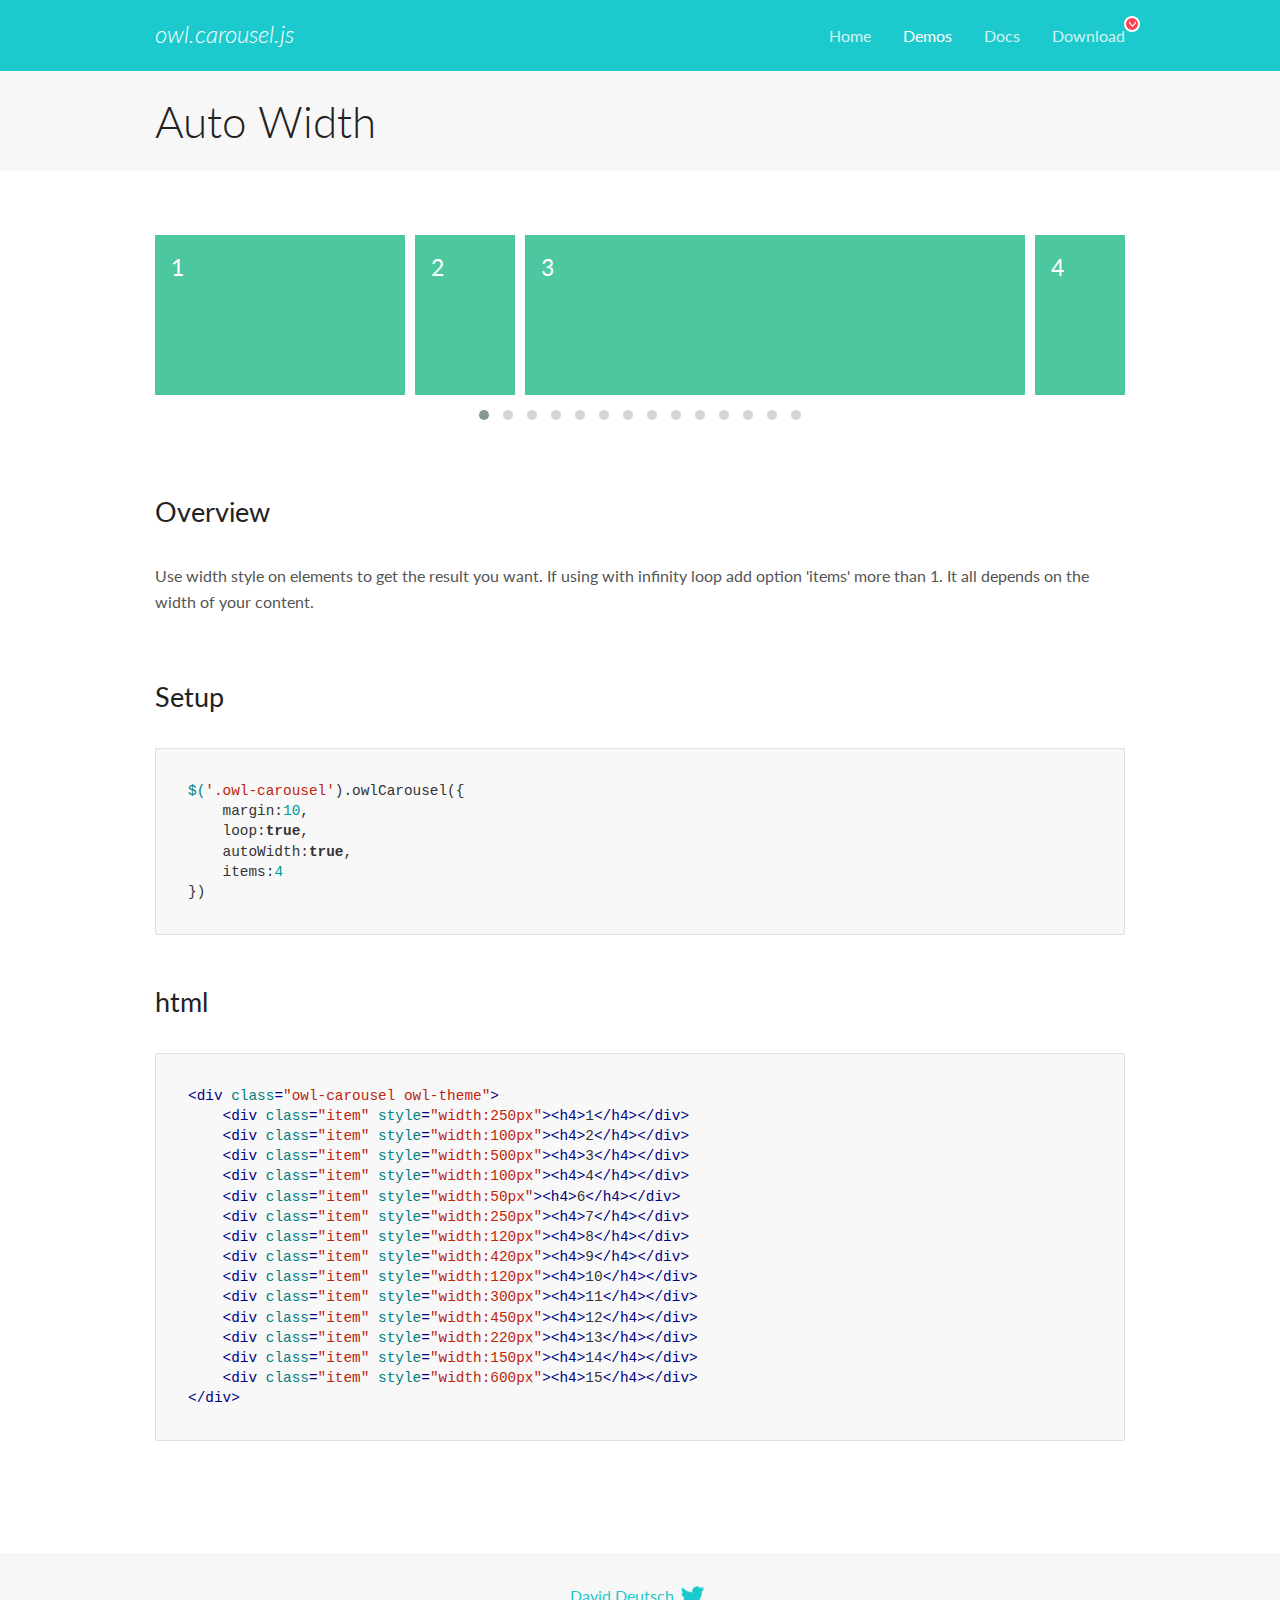
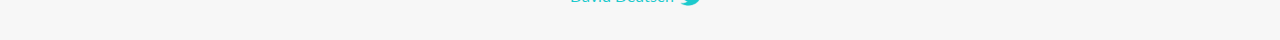
<file: Assets/Vendors/OwlCarousel2-2.3.4/docs/demos/autowidth.html>
<!DOCTYPE html>
<html lang="en">
  <head>

    <!-- head -->
    <meta charset="utf-8">
    <meta name="msapplication-tap-highlight" content="no" />
    <meta name="viewport" content="width=device-width, initial-scale=1.0" />
    <meta name="description" content="Auto Width">
    <meta name="author" content="David Deutsch">
    <title>
      Auto Width Demo | Owl Carousel | 2.3.4
    </title>

    <!-- Stylesheets -->
    <link href='https://fonts.googleapis.com/css?family=Lato:300,400,700,400italic,300italic' rel='stylesheet' type='text/css'>
    <link rel="stylesheet" href="../assets/css/docs.theme.min.css">

    <!-- Owl Stylesheets -->
    <link rel="stylesheet" href="../assets/owlcarousel/assets/owl.carousel.min.css">
    <link rel="stylesheet" href="../assets/owlcarousel/assets/owl.theme.default.min.css">

    <!-- HTML5 shim and Respond.js IE8 support of HTML5 elements and media queries -->

    <!--[if lt IE 9]>
      <script src="https://oss.maxcdn.com/libs/html5shiv/3.7.0/html5shiv.js"></script>
      <script src="https://oss.maxcdn.com/libs/respond.js/1.3.0/respond.min.js"></script>
    <![endif]-->

    <!-- Favicons -->
    <link rel="apple-touch-icon-precomposed" sizes="144x144" href="../assets/ico/apple-touch-icon-144-precomposed.png">
    <link rel="shortcut icon" href="../assets/ico/favicon.png">
    <link rel="shortcut icon" href="favicon.ico">

    <!-- Yeah i know js should not be in header. Its required for demos.-->

    <!-- javascript -->
    <script src="../assets/vendors/jquery.min.js"></script>
    <script src="../assets/owlcarousel/owl.carousel.js"></script>
  </head>
  <body>

    <!-- header -->
    <header class="header">
      <div class="row">
        <div class="large-12 columns">
          <div class="brand left">
            <h3>
              <a href="/OwlCarousel2/">owl.carousel.js</a> 
            </h3>
          </div>
          <a id="toggle-nav" class="right">
            <span></span> <span></span> <span></span> 
          </a> 
          <div class="nav-bar">
            <ul class="clearfix">
              <li> <a href="/OwlCarousel2/index.html">Home</a>  </li>
              <li class="active">
                <a href="/OwlCarousel2/demos/demos.html">Demos</a> 
              </li>
              <li> <a href="/OwlCarousel2/docs/started-welcome.html">Docs</a>  </li>
              <li>
                <a href="https://github.com/OwlCarousel2/OwlCarousel2/archive/2.3.4.zip">Download</a> 
                <span class="download"></span> 
              </li>
            </ul>
          </div>
        </div>
      </div>
    </header>

    <!-- title -->
    <section class="title">
      <div class="row">
        <div class="large-12 columns">
          <h1>Auto Width</h1>
        </div>
      </div>
    </section>

    <!--  Demos -->
    <section id="demos">
      <div class="row">
        <div class="large-12 columns">
          <div class="owl-carousel owl-theme">
            <div class="item" style="width:250px">
              <h4>1</h4>
            </div>
            <div class="item" style="width:100px">
              <h4>2</h4>
            </div>
            <div class="item" style="width:500px">
              <h4>3</h4>
            </div>
            <div class="item" style="width:100px">
              <h4>4</h4>
            </div>
            <div class="item" style="width:50px">
              <h4>6</h4>
            </div>
            <div class="item" style="width:250px">
              <h4>7</h4>
            </div>
            <div class="item" style="width:120px">
              <h4>8</h4>
            </div>
            <div class="item" style="width:420px">
              <h4>9</h4>
            </div>
            <div class="item" style="width:120px">
              <h4>10</h4>
            </div>
            <div class="item" style="width:300px">
              <h4>11</h4>
            </div>
            <div class="item" style="width:450px">
              <h4>12</h4>
            </div>
            <div class="item" style="width:220px">
              <h4>13</h4>
            </div>
            <div class="item" style="width:150px">
              <h4>14</h4>
            </div>
            <div class="item" style="width:600px">
              <h4>15</h4>
            </div>
          </div>
          <h3 id="overview">Overview</h3>
          <p>Use width style on elements to get the result you want. If using with infinity loop add option &#39;items&#39; more than 1. It all depends on the width of your content.</p>
          <h3 id="setup">Setup</h3>
          <pre><code>$(&#39;.owl-carousel&#39;).owlCarousel({
    margin:10,
    loop:true,
    autoWidth:true,
    items:4
})</code></pre>
          <h3 id="html">html</h3>
          <pre><code>&lt;div class=&quot;owl-carousel owl-theme&quot;&gt;
    &lt;div class=&quot;item&quot; style=&quot;width:250px&quot;&gt;&lt;h4&gt;1&lt;/h4&gt;&lt;/div&gt;
    &lt;div class=&quot;item&quot; style=&quot;width:100px&quot;&gt;&lt;h4&gt;2&lt;/h4&gt;&lt;/div&gt;
    &lt;div class=&quot;item&quot; style=&quot;width:500px&quot;&gt;&lt;h4&gt;3&lt;/h4&gt;&lt;/div&gt;
    &lt;div class=&quot;item&quot; style=&quot;width:100px&quot;&gt;&lt;h4&gt;4&lt;/h4&gt;&lt;/div&gt;
    &lt;div class=&quot;item&quot; style=&quot;width:50px&quot;&gt;&lt;h4&gt;6&lt;/h4&gt;&lt;/div&gt;
    &lt;div class=&quot;item&quot; style=&quot;width:250px&quot;&gt;&lt;h4&gt;7&lt;/h4&gt;&lt;/div&gt;
    &lt;div class=&quot;item&quot; style=&quot;width:120px&quot;&gt;&lt;h4&gt;8&lt;/h4&gt;&lt;/div&gt;
    &lt;div class=&quot;item&quot; style=&quot;width:420px&quot;&gt;&lt;h4&gt;9&lt;/h4&gt;&lt;/div&gt;
    &lt;div class=&quot;item&quot; style=&quot;width:120px&quot;&gt;&lt;h4&gt;10&lt;/h4&gt;&lt;/div&gt;
    &lt;div class=&quot;item&quot; style=&quot;width:300px&quot;&gt;&lt;h4&gt;11&lt;/h4&gt;&lt;/div&gt;
    &lt;div class=&quot;item&quot; style=&quot;width:450px&quot;&gt;&lt;h4&gt;12&lt;/h4&gt;&lt;/div&gt;
    &lt;div class=&quot;item&quot; style=&quot;width:220px&quot;&gt;&lt;h4&gt;13&lt;/h4&gt;&lt;/div&gt;
    &lt;div class=&quot;item&quot; style=&quot;width:150px&quot;&gt;&lt;h4&gt;14&lt;/h4&gt;&lt;/div&gt;
    &lt;div class=&quot;item&quot; style=&quot;width:600px&quot;&gt;&lt;h4&gt;15&lt;/h4&gt;&lt;/div&gt;
&lt;/div&gt;</code></pre>
          <script>
            $(document).ready(function() {
              $('.owl-carousel').owlCarousel({
                margin: 10,
                loop: true,
                autoWidth: true,
                items: 4
              })
            })
          </script>
        </div>
      </div>
    </section>

    <!-- footer -->
    <footer class="footer">
      <div class="row">
        <div class="large-12 columns">
          <h5>
            <a href="/OwlCarousel2/docs/support-contact.html">David Deutsch</a> 
            <a id="custom-tweet-button" href="https://twitter.com/share?url=https://github.com/OwlCarousel2/OwlCarousel2&text=Owl Carousel - This is so awesome! " target="_blank"></a> 
          </h5>
        </div>
      </div>
    </footer>

    <!-- vendors -->
    <script src="../assets/vendors/highlight.js"></script>
    <script src="../assets/js/app.js"></script>
  </body>
</html>
</file>
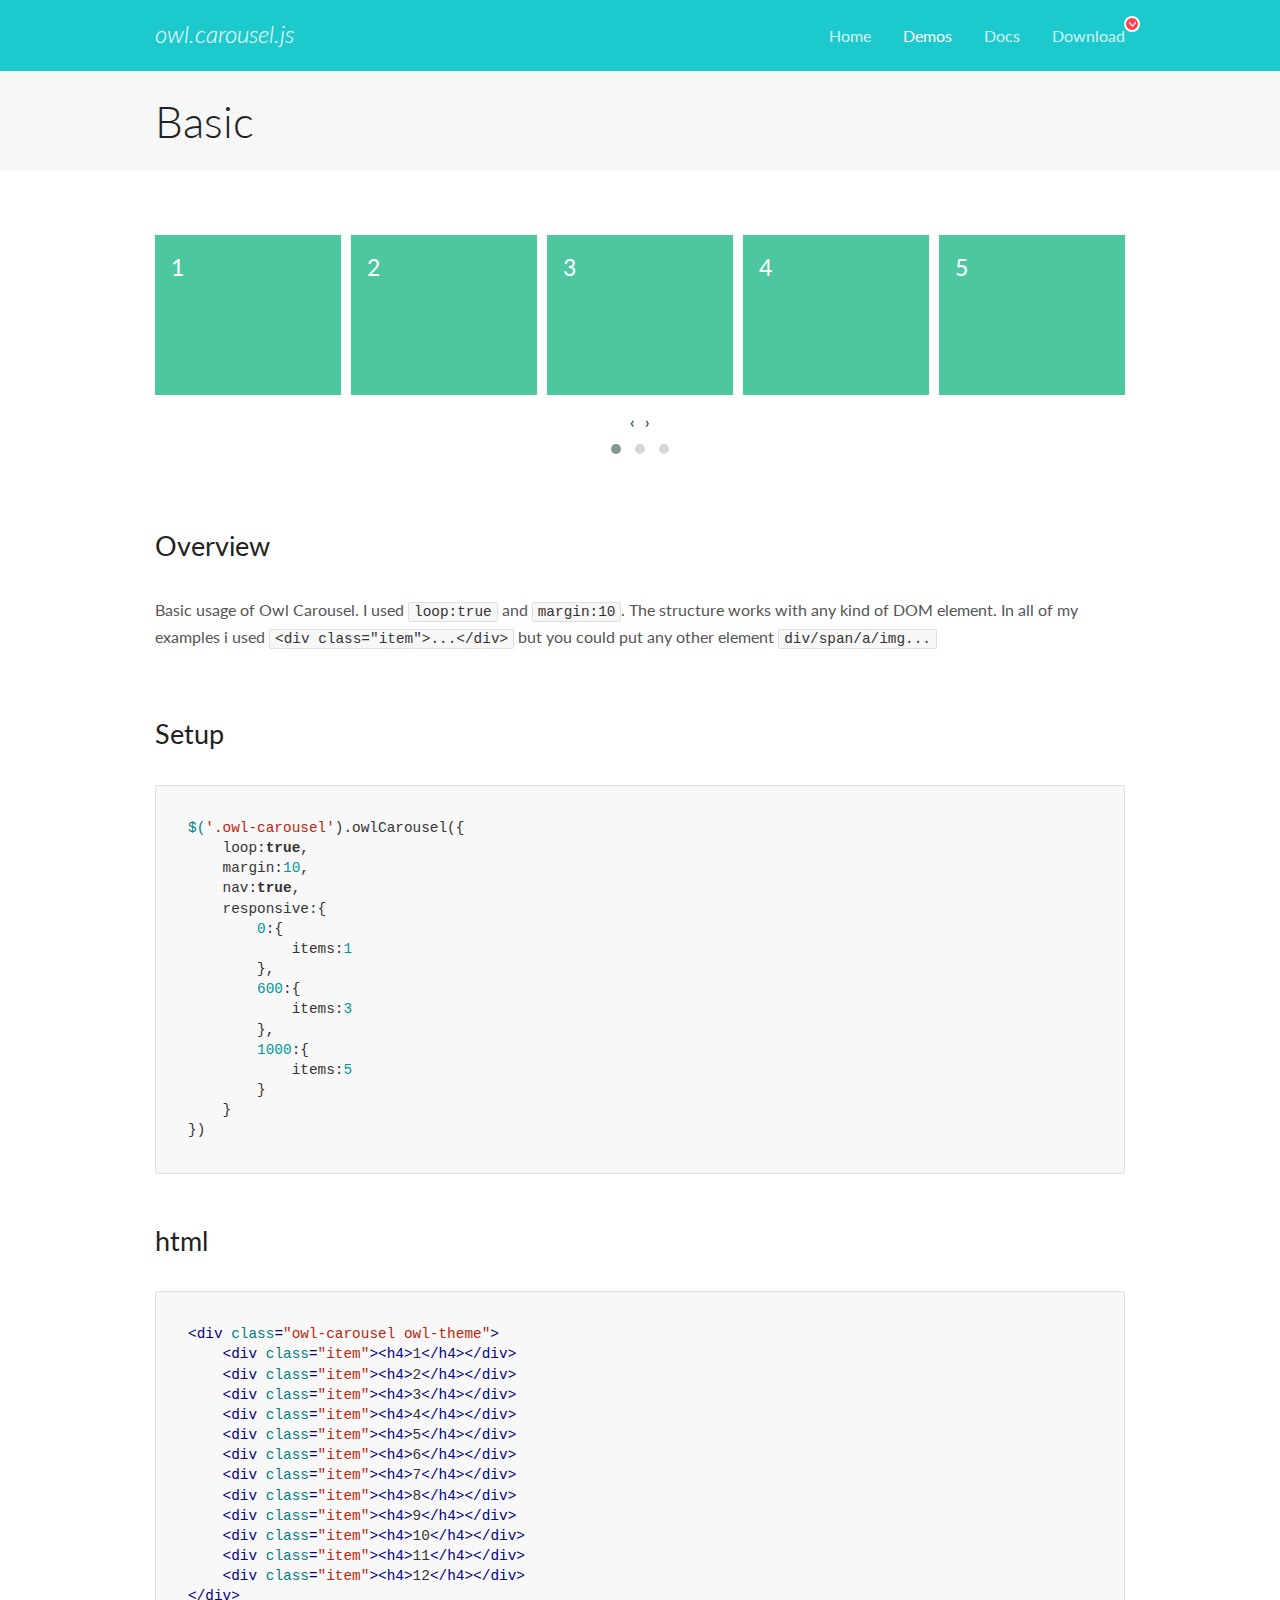
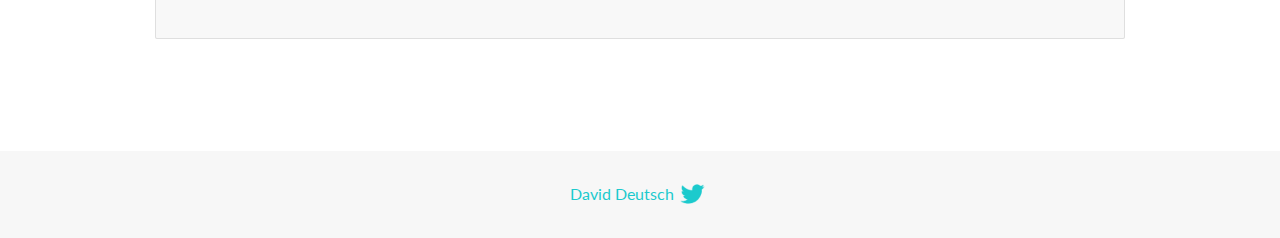
<file: Assets/Vendors/OwlCarousel2-2.3.4/docs/demos/basic.html>
<!DOCTYPE html>
<html lang="en">
  <head>

    <!-- head -->
    <meta charset="utf-8">
    <meta name="msapplication-tap-highlight" content="no" />
    <meta name="viewport" content="width=device-width, initial-scale=1.0" />
    <meta name="description" content="Basic usage demo">
    <meta name="author" content="David Deutsch">
    <title>
      Basic Demo | Owl Carousel | 2.3.4
    </title>

    <!-- Stylesheets -->
    <link href='https://fonts.googleapis.com/css?family=Lato:300,400,700,400italic,300italic' rel='stylesheet' type='text/css'>
    <link rel="stylesheet" href="../assets/css/docs.theme.min.css">

    <!-- Owl Stylesheets -->
    <link rel="stylesheet" href="../assets/owlcarousel/assets/owl.carousel.min.css">
    <link rel="stylesheet" href="../assets/owlcarousel/assets/owl.theme.default.min.css">

    <!-- HTML5 shim and Respond.js IE8 support of HTML5 elements and media queries -->

    <!--[if lt IE 9]>
      <script src="https://oss.maxcdn.com/libs/html5shiv/3.7.0/html5shiv.js"></script>
      <script src="https://oss.maxcdn.com/libs/respond.js/1.3.0/respond.min.js"></script>
    <![endif]-->

    <!-- Favicons -->
    <link rel="apple-touch-icon-precomposed" sizes="144x144" href="../assets/ico/apple-touch-icon-144-precomposed.png">
    <link rel="shortcut icon" href="../assets/ico/favicon.png">
    <link rel="shortcut icon" href="favicon.ico">

    <!-- Yeah i know js should not be in header. Its required for demos.-->

    <!-- javascript -->
    <script src="../assets/vendors/jquery.min.js"></script>
    <script src="../assets/owlcarousel/owl.carousel.js"></script>
  </head>
  <body>

    <!-- header -->
    <header class="header">
      <div class="row">
        <div class="large-12 columns">
          <div class="brand left">
            <h3>
              <a href="/OwlCarousel2/">owl.carousel.js</a> 
            </h3>
          </div>
          <a id="toggle-nav" class="right">
            <span></span> <span></span> <span></span> 
          </a> 
          <div class="nav-bar">
            <ul class="clearfix">
              <li> <a href="/OwlCarousel2/index.html">Home</a>  </li>
              <li class="active">
                <a href="/OwlCarousel2/demos/demos.html">Demos</a> 
              </li>
              <li> <a href="/OwlCarousel2/docs/started-welcome.html">Docs</a>  </li>
              <li>
                <a href="https://github.com/OwlCarousel2/OwlCarousel2/archive/2.3.4.zip">Download</a> 
                <span class="download"></span> 
              </li>
            </ul>
          </div>
        </div>
      </div>
    </header>

    <!-- title -->
    <section class="title">
      <div class="row">
        <div class="large-12 columns">
          <h1>Basic</h1>
        </div>
      </div>
    </section>

    <!--  Demos -->
    <section id="demos">
      <div class="row">
        <div class="large-12 columns">
          <div class="owl-carousel owl-theme">
            <div class="item">
              <h4>1</h4>
            </div>
            <div class="item">
              <h4>2</h4>
            </div>
            <div class="item">
              <h4>3</h4>
            </div>
            <div class="item">
              <h4>4</h4>
            </div>
            <div class="item">
              <h4>5</h4>
            </div>
            <div class="item">
              <h4>6</h4>
            </div>
            <div class="item">
              <h4>7</h4>
            </div>
            <div class="item">
              <h4>8</h4>
            </div>
            <div class="item">
              <h4>9</h4>
            </div>
            <div class="item">
              <h4>10</h4>
            </div>
            <div class="item">
              <h4>11</h4>
            </div>
            <div class="item">
              <h4>12</h4>
            </div>
          </div>
          <h3 id="overview">Overview</h3>
          <p>Basic usage of Owl Carousel. I used <code>loop:true</code> and <code>margin:10</code>. The structure works with any kind of DOM element. In all of my examples i used <code>&lt;div class=&quot;item&quot;&gt;...&lt;/div&gt;</code> but you could
            put any other element <code>div/span/a/img...</code></p>
          <h3 id="setup">Setup</h3>
          <pre><code>$(&#39;.owl-carousel&#39;).owlCarousel({
    loop:true,
    margin:10,
    nav:true,
    responsive:{
        0:{
            items:1
        },
        600:{
            items:3
        },
        1000:{
            items:5
        }
    }
})</code></pre>
          <h3 id="html">html</h3>
          <pre><code>&lt;div class=&quot;owl-carousel owl-theme&quot;&gt;
    &lt;div class=&quot;item&quot;&gt;&lt;h4&gt;1&lt;/h4&gt;&lt;/div&gt;
    &lt;div class=&quot;item&quot;&gt;&lt;h4&gt;2&lt;/h4&gt;&lt;/div&gt;
    &lt;div class=&quot;item&quot;&gt;&lt;h4&gt;3&lt;/h4&gt;&lt;/div&gt;
    &lt;div class=&quot;item&quot;&gt;&lt;h4&gt;4&lt;/h4&gt;&lt;/div&gt;
    &lt;div class=&quot;item&quot;&gt;&lt;h4&gt;5&lt;/h4&gt;&lt;/div&gt;
    &lt;div class=&quot;item&quot;&gt;&lt;h4&gt;6&lt;/h4&gt;&lt;/div&gt;
    &lt;div class=&quot;item&quot;&gt;&lt;h4&gt;7&lt;/h4&gt;&lt;/div&gt;
    &lt;div class=&quot;item&quot;&gt;&lt;h4&gt;8&lt;/h4&gt;&lt;/div&gt;
    &lt;div class=&quot;item&quot;&gt;&lt;h4&gt;9&lt;/h4&gt;&lt;/div&gt;
    &lt;div class=&quot;item&quot;&gt;&lt;h4&gt;10&lt;/h4&gt;&lt;/div&gt;
    &lt;div class=&quot;item&quot;&gt;&lt;h4&gt;11&lt;/h4&gt;&lt;/div&gt;
    &lt;div class=&quot;item&quot;&gt;&lt;h4&gt;12&lt;/h4&gt;&lt;/div&gt;
&lt;/div&gt;</code></pre>
          <script>
            $(document).ready(function() {
              var owl = $('.owl-carousel');
              owl.owlCarousel({
                margin: 10,
                nav: true,
                loop: true,
                responsive: {
                  0: {
                    items: 1
                  },
                  600: {
                    items: 3
                  },
                  1000: {
                    items: 5
                  }
                }
              })
            })
          </script>
        </div>
      </div>
    </section>

    <!-- footer -->
    <footer class="footer">
      <div class="row">
        <div class="large-12 columns">
          <h5>
            <a href="/OwlCarousel2/docs/support-contact.html">David Deutsch</a> 
            <a id="custom-tweet-button" href="https://twitter.com/share?url=https://github.com/OwlCarousel2/OwlCarousel2&text=Owl Carousel - This is so awesome! " target="_blank"></a> 
          </h5>
        </div>
      </div>
    </footer>

    <!-- vendors -->
    <script src="../assets/vendors/highlight.js"></script>
    <script src="../assets/js/app.js"></script>
  </body>
</html>
</file>
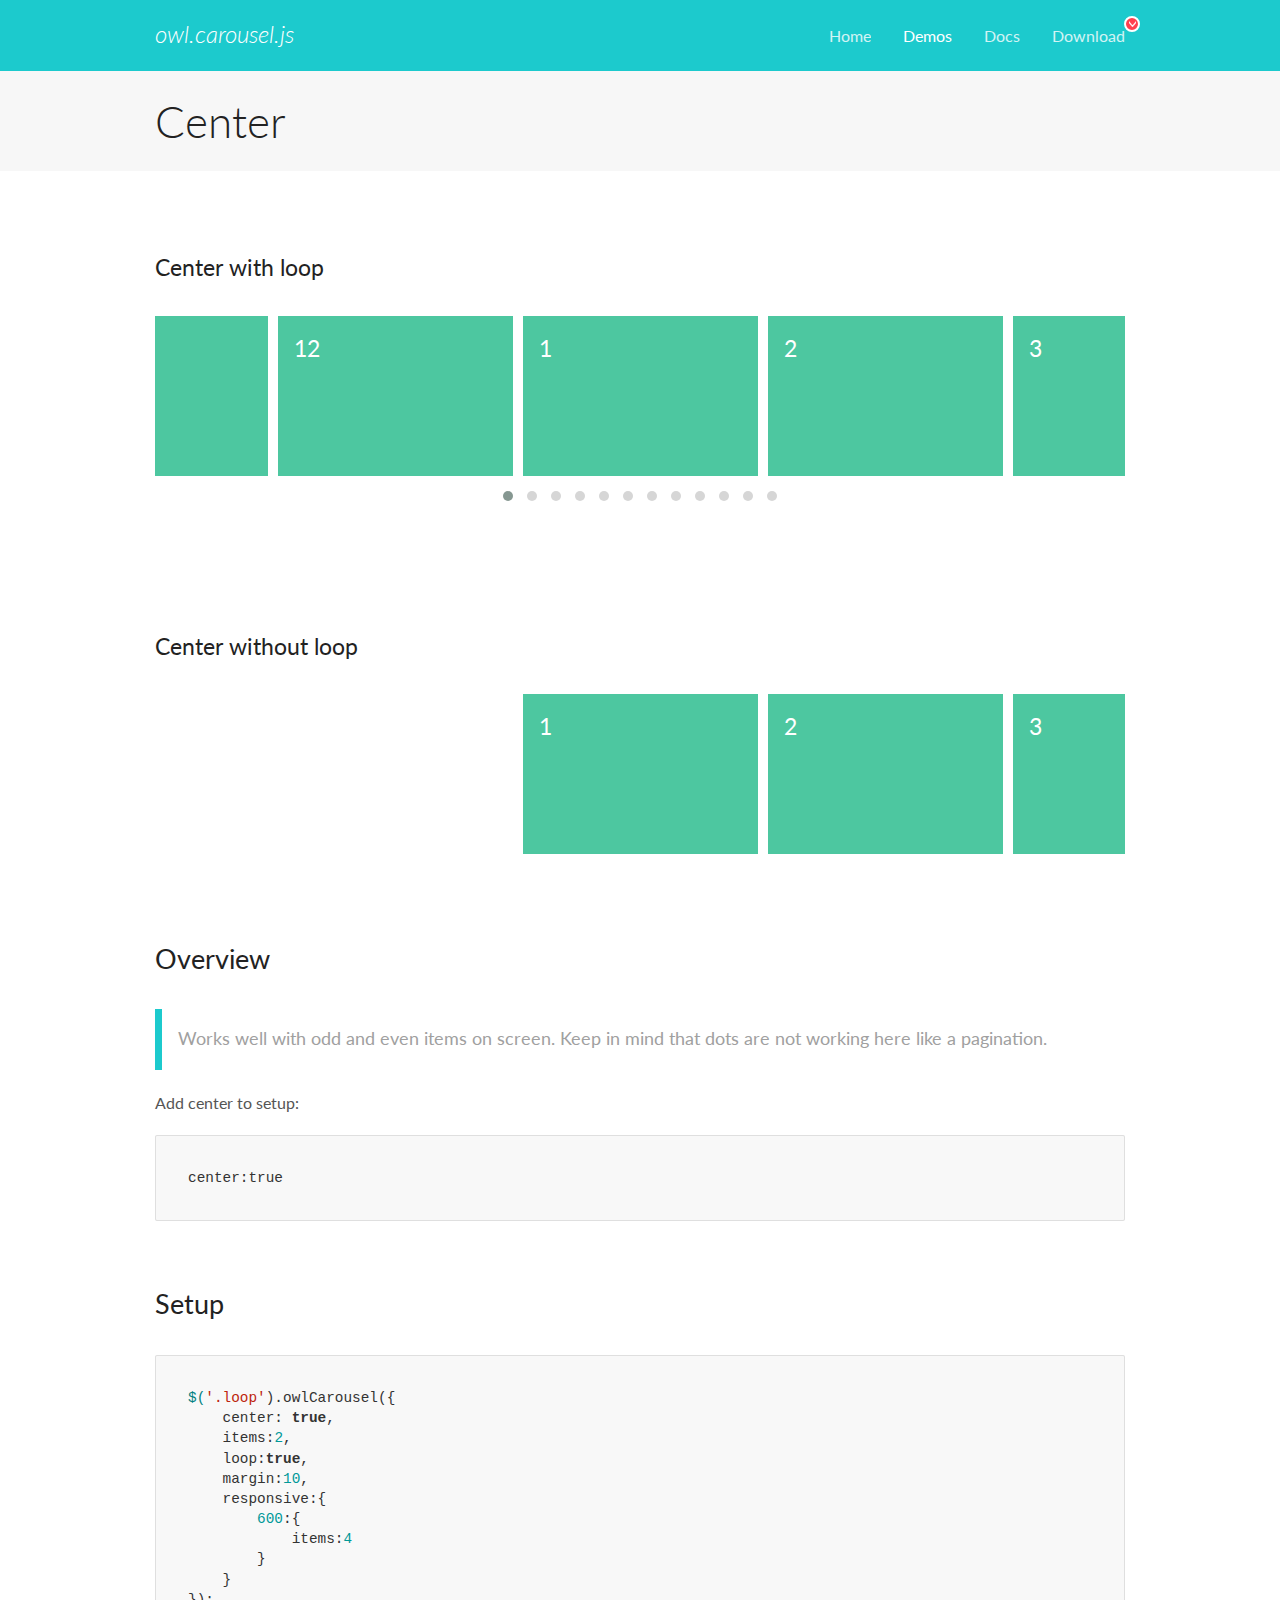
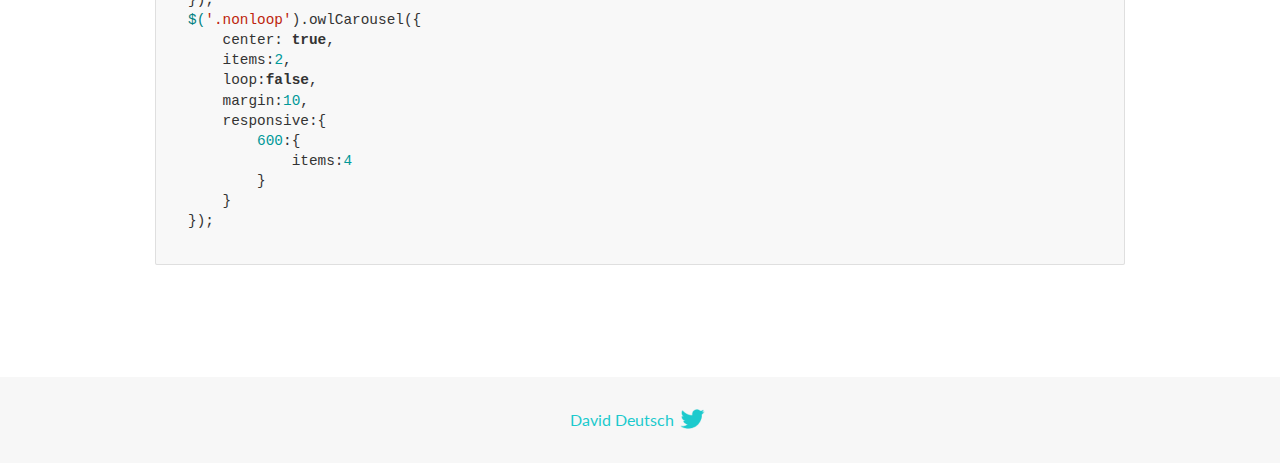
<file: Assets/Vendors/OwlCarousel2-2.3.4/docs/demos/center.html>
<!DOCTYPE html>
<html lang="en">
  <head>

    <!-- head -->
    <meta charset="utf-8">
    <meta name="msapplication-tap-highlight" content="no" />
    <meta name="viewport" content="width=device-width, initial-scale=1.0" />
    <meta name="description" content="Center carousel">
    <meta name="author" content="David Deutsch">
    <title>
      Center Demo | Owl Carousel | 2.3.4
    </title>

    <!-- Stylesheets -->
    <link href='https://fonts.googleapis.com/css?family=Lato:300,400,700,400italic,300italic' rel='stylesheet' type='text/css'>
    <link rel="stylesheet" href="../assets/css/docs.theme.min.css">

    <!-- Owl Stylesheets -->
    <link rel="stylesheet" href="../assets/owlcarousel/assets/owl.carousel.min.css">
    <link rel="stylesheet" href="../assets/owlcarousel/assets/owl.theme.default.min.css">

    <!-- HTML5 shim and Respond.js IE8 support of HTML5 elements and media queries -->

    <!--[if lt IE 9]>
      <script src="https://oss.maxcdn.com/libs/html5shiv/3.7.0/html5shiv.js"></script>
      <script src="https://oss.maxcdn.com/libs/respond.js/1.3.0/respond.min.js"></script>
    <![endif]-->

    <!-- Favicons -->
    <link rel="apple-touch-icon-precomposed" sizes="144x144" href="../assets/ico/apple-touch-icon-144-precomposed.png">
    <link rel="shortcut icon" href="../assets/ico/favicon.png">
    <link rel="shortcut icon" href="favicon.ico">

    <!-- Yeah i know js should not be in header. Its required for demos.-->

    <!-- javascript -->
    <script src="../assets/vendors/jquery.min.js"></script>
    <script src="../assets/owlcarousel/owl.carousel.js"></script>
  </head>
  <body>

    <!-- header -->
    <header class="header">
      <div class="row">
        <div class="large-12 columns">
          <div class="brand left">
            <h3>
              <a href="/OwlCarousel2/">owl.carousel.js</a> 
            </h3>
          </div>
          <a id="toggle-nav" class="right">
            <span></span> <span></span> <span></span> 
          </a> 
          <div class="nav-bar">
            <ul class="clearfix">
              <li> <a href="/OwlCarousel2/index.html">Home</a>  </li>
              <li class="active">
                <a href="/OwlCarousel2/demos/demos.html">Demos</a> 
              </li>
              <li> <a href="/OwlCarousel2/docs/started-welcome.html">Docs</a>  </li>
              <li>
                <a href="https://github.com/OwlCarousel2/OwlCarousel2/archive/2.3.4.zip">Download</a> 
                <span class="download"></span> 
              </li>
            </ul>
          </div>
        </div>
      </div>
    </header>

    <!-- title -->
    <section class="title">
      <div class="row">
        <div class="large-12 columns">
          <h1>Center</h1>
        </div>
      </div>
    </section>

    <!--  Demos -->
    <section id="demos">
      <div class="row">
        <div class="large-12 columns">
          <h4 id="center-with-loop">Center with loop</h4>
          <div class="loop owl-carousel owl-theme">
            <div class="item">
              <h4>1</h4>
            </div>
            <div class="item">
              <h4>2</h4>
            </div>
            <div class="item">
              <h4>3</h4>
            </div>
            <div class="item">
              <h4>4</h4>
            </div>
            <div class="item">
              <h4>5</h4>
            </div>
            <div class="item">
              <h4>6</h4>
            </div>
            <div class="item">
              <h4>7</h4>
            </div>
            <div class="item">
              <h4>8</h4>
            </div>
            <div class="item">
              <h4>9</h4>
            </div>
            <div class="item">
              <h4>10</h4>
            </div>
            <div class="item">
              <h4>11</h4>
            </div>
            <div class="item">
              <h4>12</h4>
            </div>
          </div>
          <br>
          <h4 id="center-without-loop">Center without loop</h4>
          <div class="nonloop owl-carousel">
            <div class="item">
              <h4>1</h4>
            </div>
            <div class="item">
              <h4>2</h4>
            </div>
            <div class="item">
              <h4>3</h4>
            </div>
            <div class="item">
              <h4>4</h4>
            </div>
            <div class="item">
              <h4>5</h4>
            </div>
            <div class="item">
              <h4>6</h4>
            </div>
            <div class="item">
              <h4>7</h4>
            </div>
            <div class="item">
              <h4>8</h4>
            </div>
            <div class="item">
              <h4>9</h4>
            </div>
            <div class="item">
              <h4>10</h4>
            </div>
            <div class="item">
              <h4>11</h4>
            </div>
            <div class="item">
              <h4>12</h4>
            </div>
          </div>
          <h3 id="overview">Overview</h3>
          <blockquote>
            <p>Works well with odd and even items on screen. Keep in mind that dots are not working here like a pagination.</p>
          </blockquote>
          <p>Add center to setup:</p>
          <pre><code>center:true</code></pre>
          <h3 id="setup">Setup</h3>
          <pre><code>$(&#39;.loop&#39;).owlCarousel({
    center: true,
    items:2,
    loop:true,
    margin:10,
    responsive:{
        600:{
            items:4
        }
    }
});
$(&#39;.nonloop&#39;).owlCarousel({
    center: true,
    items:2,
    loop:false,
    margin:10,
    responsive:{
        600:{
            items:4
        }
    }
});</code></pre>
          <script>
            jQuery(document).ready(function($) {
              $('.loop').owlCarousel({
                center: true,
                items: 2,
                loop: true,
                margin: 10,
                responsive: {
                  600: {
                    items: 4
                  }
                }
              });
              $('.nonloop').owlCarousel({
                center: true,
                items: 2,
                loop: false,
                margin: 10,
                responsive: {
                  600: {
                    items: 4
                  }
                }
              });
            });
          </script>
        </div>
      </div>
    </section>

    <!-- footer -->
    <footer class="footer">
      <div class="row">
        <div class="large-12 columns">
          <h5>
            <a href="/OwlCarousel2/docs/support-contact.html">David Deutsch</a> 
            <a id="custom-tweet-button" href="https://twitter.com/share?url=https://github.com/OwlCarousel2/OwlCarousel2&text=Owl Carousel - This is so awesome! " target="_blank"></a> 
          </h5>
        </div>
      </div>
    </footer>

    <!-- vendors -->
    <script src="../assets/vendors/highlight.js"></script>
    <script src="../assets/js/app.js"></script>
  </body>
</html>
</file>
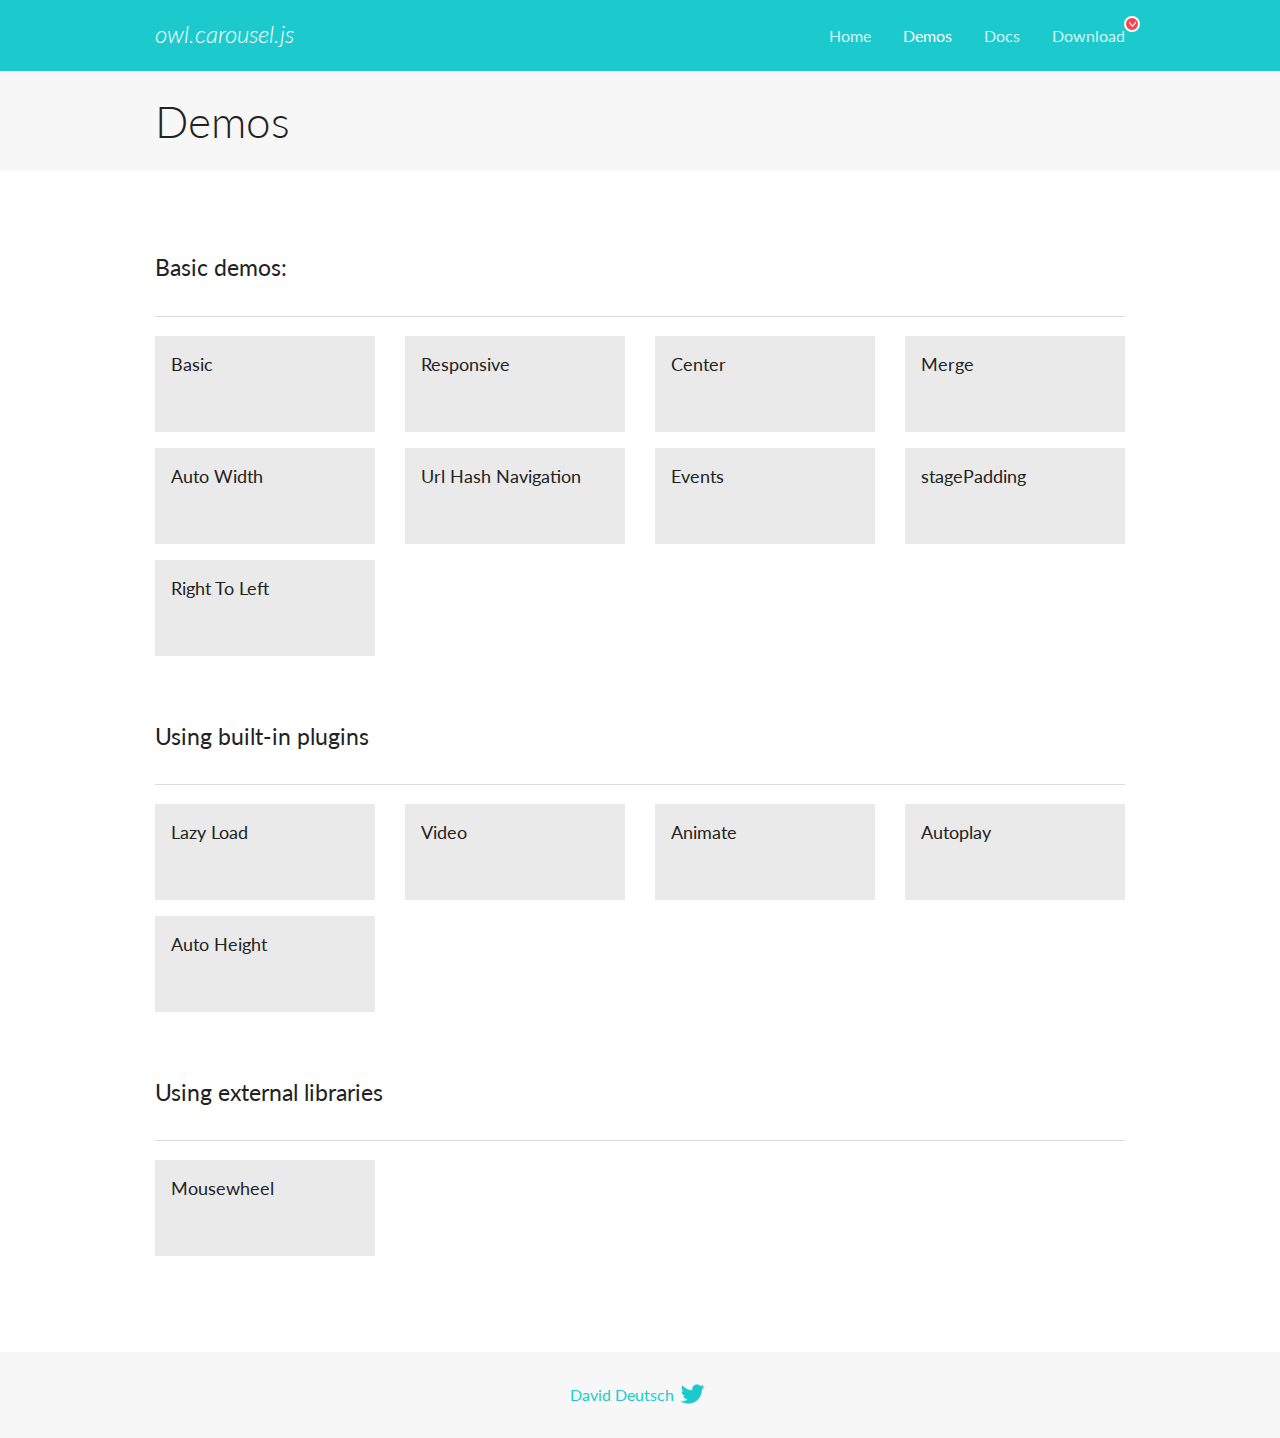
<file: Assets/Vendors/OwlCarousel2-2.3.4/docs/demos/demos.html>
<!DOCTYPE html>
<html lang="en">
  <head>

    <!-- head -->
    <meta charset="utf-8">
    <meta name="msapplication-tap-highlight" content="no" />
    <meta name="viewport" content="width=device-width, initial-scale=1.0" />
    <meta name="description" content="A list of Owl Carousel examples.">
    <meta name="author" content="David Deutsch">
    <title>
      Demos | Owl Carousel | 2.3.4
    </title>

    <!-- Stylesheets -->
    <link href='https://fonts.googleapis.com/css?family=Lato:300,400,700,400italic,300italic' rel='stylesheet' type='text/css'>
    <link rel="stylesheet" href="../assets/css/docs.theme.min.css">

    <!-- Owl Stylesheets -->
    <link rel="stylesheet" href="../assets/owlcarousel/assets/owl.carousel.min.css">
    <link rel="stylesheet" href="../assets/owlcarousel/assets/owl.theme.default.min.css">

    <!-- HTML5 shim and Respond.js IE8 support of HTML5 elements and media queries -->

    <!--[if lt IE 9]>
      <script src="https://oss.maxcdn.com/libs/html5shiv/3.7.0/html5shiv.js"></script>
      <script src="https://oss.maxcdn.com/libs/respond.js/1.3.0/respond.min.js"></script>
    <![endif]-->

    <!-- Favicons -->
    <link rel="apple-touch-icon-precomposed" sizes="144x144" href="../assets/ico/apple-touch-icon-144-precomposed.png">
    <link rel="shortcut icon" href="../assets/ico/favicon.png">
    <link rel="shortcut icon" href="favicon.ico">

    <!-- Yeah i know js should not be in header. Its required for demos.-->

    <!-- javascript -->
    <script src="../assets/vendors/jquery.min.js"></script>
    <script src="../assets/owlcarousel/owl.carousel.js"></script>
  </head>
  <body>

    <!-- header -->
    <header class="header">
      <div class="row">
        <div class="large-12 columns">
          <div class="brand left">
            <h3>
              <a href="/OwlCarousel2/">owl.carousel.js</a> 
            </h3>
          </div>
          <a id="toggle-nav" class="right">
            <span></span> <span></span> <span></span> 
          </a> 
          <div class="nav-bar">
            <ul class="clearfix">
              <li> <a href="/OwlCarousel2/index.html">Home</a>  </li>
              <li class="active">
                <a href="/OwlCarousel2/demos/demos.html">Demos</a> 
              </li>
              <li> <a href="/OwlCarousel2/docs/started-welcome.html">Docs</a>  </li>
              <li>
                <a href="https://github.com/OwlCarousel2/OwlCarousel2/archive/2.3.4.zip">Download</a> 
                <span class="download"></span> 
              </li>
            </ul>
          </div>
        </div>
      </div>
    </header>

    <!-- title -->
    <section class="title">
      <div class="row">
        <div class="large-12 columns">
          <h1>Demos</h1>
        </div>
      </div>
    </section>

    <!--  Demos -->
    <section id="demos">
      <div class="row">
        <div class="large-12 columns">
          <h4 id="basic-demos-">Basic demos:</h4>
          <hr>
          <div class="demo-list">
            <div class="row">
              <div class="small-6 medium-4 large-3 columns">
                <a href="basic.html" class="demo-block">
                  <h5>Basic </h5>
                </a> 
              </div>
              <div class="small-6 medium-4 large-3 columns">
                <a href="responsive.html" class="demo-block">
                  <h5>Responsive </h5>
                </a> 
              </div>
              <div class="small-6 medium-4 large-3 columns">
                <a href="center.html" class="demo-block">
                  <h5>Center </h5>
                </a> 
              </div>
              <div class="small-6 medium-4 large-3 columns">
                <a href="merge.html" class="demo-block">
                  <h5>Merge </h5>
                </a> 
              </div>
              <div class="small-6 medium-4 large-3 columns">
                <a href="autowidth.html" class="demo-block">
                  <h5>Auto Width </h5>
                </a> 
              </div>
              <div class="small-6 medium-4 large-3 columns">
                <a href="urlhashnav.html" class="demo-block">
                  <h5>Url Hash Navigation </h5>
                </a> 
              </div>
              <div class="small-6 medium-4 large-3 columns">
                <a href="events.html" class="demo-block">
                  <h5>Events </h5>
                </a> 
              </div>
              <div class="small-6 medium-4 large-3 columns">
                <a href="stagepadding.html" class="demo-block">
                  <h5>stagePadding </h5>
                </a> 
              </div>
              <div class="small-6 medium-4 large-3 columns">
                <a href="rtl.html" class="demo-block">
                  <h5>Right To Left </h5>
                </a> 
              </div>
            </div>
          </div>
          <h4 id="using-built-in-plugins">Using built-in plugins</h4>
          <hr>
          <div class="demo-list">
            <div class="row">
              <div class="small-6 medium-4 large-3 columns">
                <a href="lazyLoad.html" class="demo-block">
                  <h5>Lazy Load </h5>
                </a> 
              </div>
              <div class="small-6 medium-4 large-3 columns">
                <a href="video.html" class="demo-block">
                  <h5>Video </h5>
                </a> 
              </div>
              <div class="small-6 medium-4 large-3 columns">
                <a href="animate.html" class="demo-block">
                  <h5>Animate </h5>
                </a> 
              </div>
              <div class="small-6 medium-4 large-3 columns">
                <a href="autoplay.html" class="demo-block">
                  <h5>Autoplay </h5>
                </a> 
              </div>
              <div class="small-6 medium-4 large-3 columns">
                <a href="autoheight.html" class="demo-block">
                  <h5>Auto Height </h5>
                </a> 
              </div>
            </div>
          </div>
          <h4 id="using-external-libraries">Using external libraries</h4>
          <hr>
          <div class="demo-list">
            <div class="row">
              <div class="small-6 medium-4 large-3 columns">
                <a href="mousewheel.html" class="demo-block">
                  <h5>Mousewheel </h5>
                </a> 
              </div>
            </div>
          </div>
        </div>
      </div>
    </section>

    <!-- footer -->
    <footer class="footer">
      <div class="row">
        <div class="large-12 columns">
          <h5>
            <a href="/OwlCarousel2/docs/support-contact.html">David Deutsch</a> 
            <a id="custom-tweet-button" href="https://twitter.com/share?url=https://github.com/OwlCarousel2/OwlCarousel2&text=Owl Carousel - This is so awesome! " target="_blank"></a> 
          </h5>
        </div>
      </div>
    </footer>

    <!-- vendors -->
    <script src="../assets/vendors/highlight.js"></script>
    <script src="../assets/js/app.js"></script>
  </body>
</html>
</file>
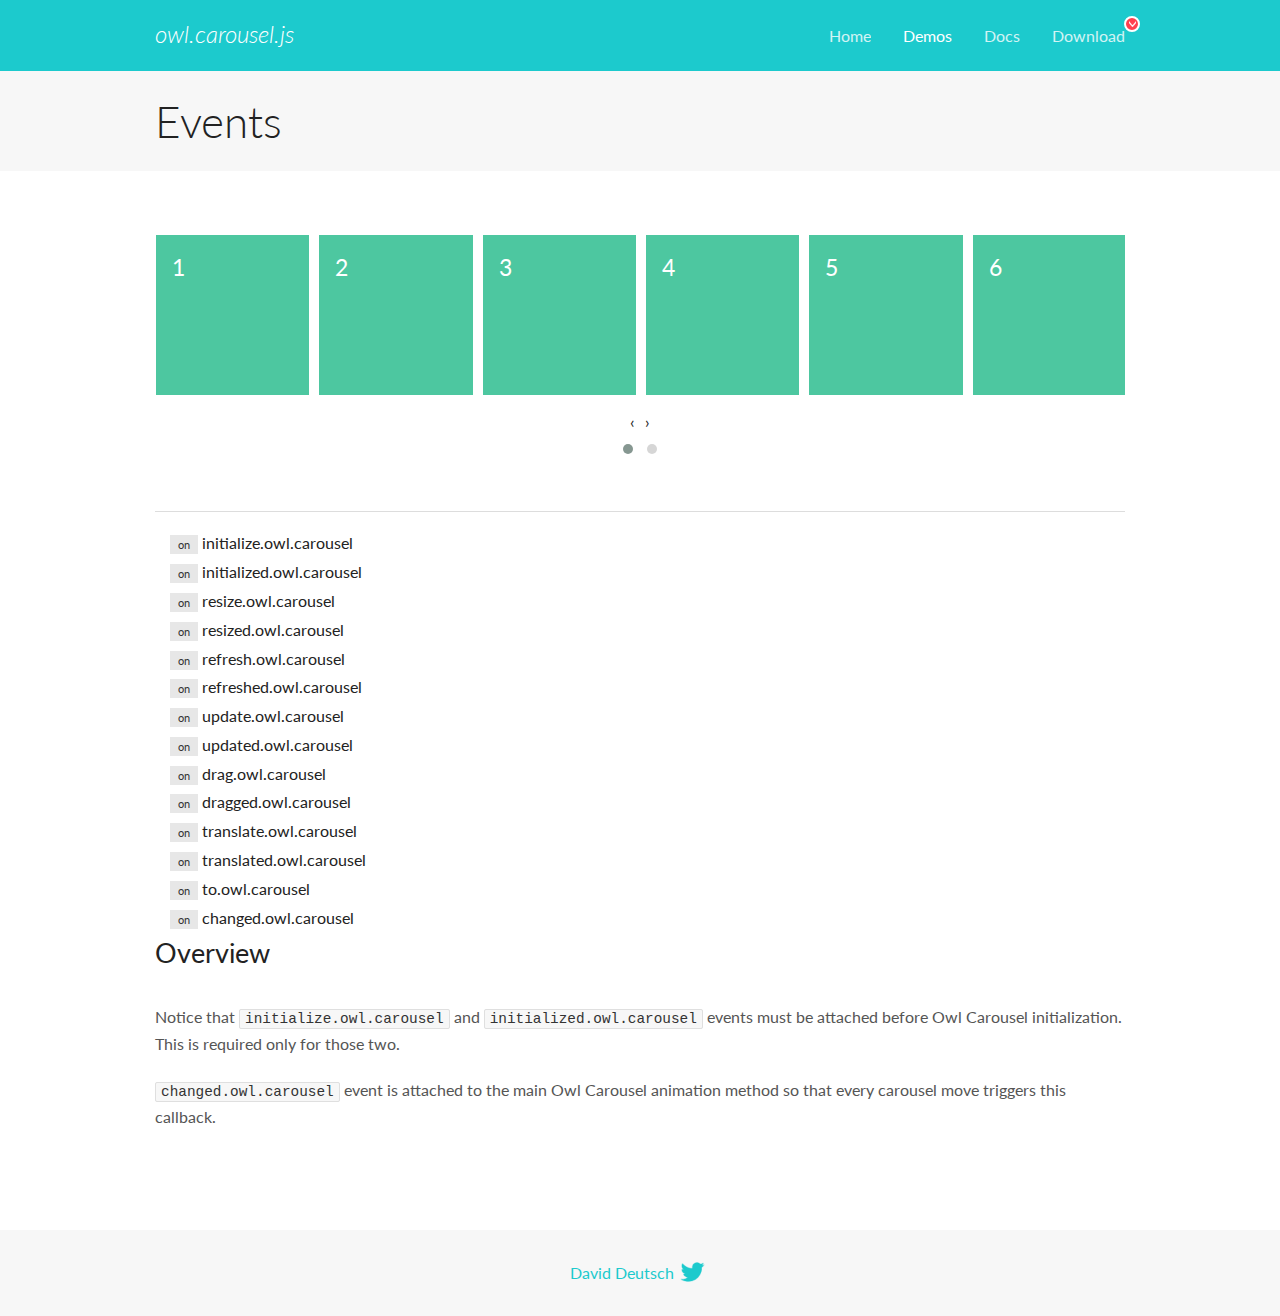
<file: Assets/Vendors/OwlCarousel2-2.3.4/docs/demos/events.html>
<!DOCTYPE html>
<html lang="en">
  <head>

    <!-- head -->
    <meta charset="utf-8">
    <meta name="msapplication-tap-highlight" content="no" />
    <meta name="viewport" content="width=device-width, initial-scale=1.0" />
    <meta name="description" content="Events usage demo">
    <meta name="author" content="David Deutsch">
    <title>
      Events Demo | Owl Carousel | 2.3.4
    </title>

    <!-- Stylesheets -->
    <link href='https://fonts.googleapis.com/css?family=Lato:300,400,700,400italic,300italic' rel='stylesheet' type='text/css'>
    <link rel="stylesheet" href="../assets/css/docs.theme.min.css">

    <!-- Owl Stylesheets -->
    <link rel="stylesheet" href="../assets/owlcarousel/assets/owl.carousel.min.css">
    <link rel="stylesheet" href="../assets/owlcarousel/assets/owl.theme.default.min.css">

    <!-- HTML5 shim and Respond.js IE8 support of HTML5 elements and media queries -->

    <!--[if lt IE 9]>
      <script src="https://oss.maxcdn.com/libs/html5shiv/3.7.0/html5shiv.js"></script>
      <script src="https://oss.maxcdn.com/libs/respond.js/1.3.0/respond.min.js"></script>
    <![endif]-->

    <!-- Favicons -->
    <link rel="apple-touch-icon-precomposed" sizes="144x144" href="../assets/ico/apple-touch-icon-144-precomposed.png">
    <link rel="shortcut icon" href="../assets/ico/favicon.png">
    <link rel="shortcut icon" href="favicon.ico">

    <!-- Yeah i know js should not be in header. Its required for demos.-->

    <!-- javascript -->
    <script src="../assets/vendors/jquery.min.js"></script>
    <script src="../assets/owlcarousel/owl.carousel.js"></script>
  </head>
  <body>

    <!-- header -->
    <header class="header">
      <div class="row">
        <div class="large-12 columns">
          <div class="brand left">
            <h3>
              <a href="/OwlCarousel2/">owl.carousel.js</a> 
            </h3>
          </div>
          <a id="toggle-nav" class="right">
            <span></span> <span></span> <span></span> 
          </a> 
          <div class="nav-bar">
            <ul class="clearfix">
              <li> <a href="/OwlCarousel2/index.html">Home</a>  </li>
              <li class="active">
                <a href="/OwlCarousel2/demos/demos.html">Demos</a> 
              </li>
              <li> <a href="/OwlCarousel2/docs/started-welcome.html">Docs</a>  </li>
              <li>
                <a href="https://github.com/OwlCarousel2/OwlCarousel2/archive/2.3.4.zip">Download</a> 
                <span class="download"></span> 
              </li>
            </ul>
          </div>
        </div>
      </div>
    </header>

    <!-- title -->
    <section class="title">
      <div class="row">
        <div class="large-12 columns">
          <h1>Events</h1>
        </div>
      </div>
    </section>

    <!--  Demos -->
    <section id="demos">
      <div class="row">
        <div class="large-12 columns">
          <div class="owl-carousel owl-theme">
            <div class="item">
              <h4>1</h4>
            </div>
            <div class="item">
              <h4>2</h4>
            </div>
            <div class="item">
              <h4>3</h4>
            </div>
            <div class="item">
              <h4>4</h4>
            </div>
            <div class="item">
              <h4>5</h4>
            </div>
            <div class="item">
              <h4>6</h4>
            </div>
            <div class="item">
              <h4>7</h4>
            </div>
            <div class="item">
              <h4>8</h4>
            </div>
            <div class="item">
              <h4>9</h4>
            </div>
            <div class="item">
              <h4>10</h4>
            </div>
            <div class="item">
              <h4>11</h4>
            </div>
            <div class="item">
              <h4>12</h4>
            </div>
          </div>
          <hr>
          <div class="large-12 columns callbacks">
            <div><span class="label secondary initialize">on</span>  initialize.owl.carousel </div>
            <div><span class="label secondary initialized">on</span>  initialized.owl.carousel </div>
            <div><span class="label secondary resize">on</span>  resize.owl.carousel </div>
            <div><span class="label secondary resized">on</span>  resized.owl.carousel </div>
            <div><span class="label secondary refresh">on</span>  refresh.owl.carousel </div>
            <div><span class="label secondary refreshed">on</span>  refreshed.owl.carousel </div>
            <div><span class="label secondary update">on</span>  update.owl.carousel </div>
            <div><span class="label secondary updated">on</span>  updated.owl.carousel </div>
            <div><span class="label secondary drag">on</span>  drag.owl.carousel </div>
            <div><span class="label secondary dragged">on</span>  dragged.owl.carousel </div>
            <div><span class="label secondary translate">on</span>  translate.owl.carousel </div>
            <div><span class="label secondary translated">on</span>  translated.owl.carousel </div>
            <div><span class="label secondary to">on</span>  to.owl.carousel </div>
            <div><span class="label secondary changed">on</span>  changed.owl.carousel </div>
          </div>
          <h3 id="overview">Overview</h3>
          <p>Notice that <code>initialize.owl.carousel</code> and <code>initialized.owl.carousel</code> events must be attached before Owl Carousel initialization. This is required only for those two.</p>
          <p><code>changed.owl.carousel</code> event is attached to the main Owl Carousel animation method so that every carousel move triggers this callback.</p>
          <script>
            jQuery(document).ready(function($) {
              var owl = $('.owl-carousel');
              owl.on('initialize.owl.carousel initialized.owl.carousel ' +
                'initialize.owl.carousel initialize.owl.carousel ' +
                'resize.owl.carousel resized.owl.carousel ' +
                'refresh.owl.carousel refreshed.owl.carousel ' +
                'update.owl.carousel updated.owl.carousel ' +
                'drag.owl.carousel dragged.owl.carousel ' +
                'translate.owl.carousel translated.owl.carousel ' +
                'to.owl.carousel changed.owl.carousel',
                function(e) {
                  $('.' + e.type)
                    .removeClass('secondary')
                    .addClass('success');
                  window.setTimeout(function() {
                    $('.' + e.type)
                      .removeClass('success')
                      .addClass('secondary');
                  }, 500);
                });
              owl.owlCarousel({
                loop: true,
                nav: true,
                lazyLoad: true,
                margin: 10,
                video: true,
                responsive: {
                  0: {
                    items: 1
                  },
                  600: {
                    items: 3
                  },
                  960: {
                    items: 5,
                  },
                  1200: {
                    items: 6
                  }
                }
              });
            });
          </script>
        </div>
      </div>
    </section>

    <!-- footer -->
    <footer class="footer">
      <div class="row">
        <div class="large-12 columns">
          <h5>
            <a href="/OwlCarousel2/docs/support-contact.html">David Deutsch</a> 
            <a id="custom-tweet-button" href="https://twitter.com/share?url=https://github.com/OwlCarousel2/OwlCarousel2&text=Owl Carousel - This is so awesome! " target="_blank"></a> 
          </h5>
        </div>
      </div>
    </footer>

    <!-- vendors -->
    <script src="../assets/vendors/highlight.js"></script>
    <script src="../assets/js/app.js"></script>
  </body>
</html>
</file>
